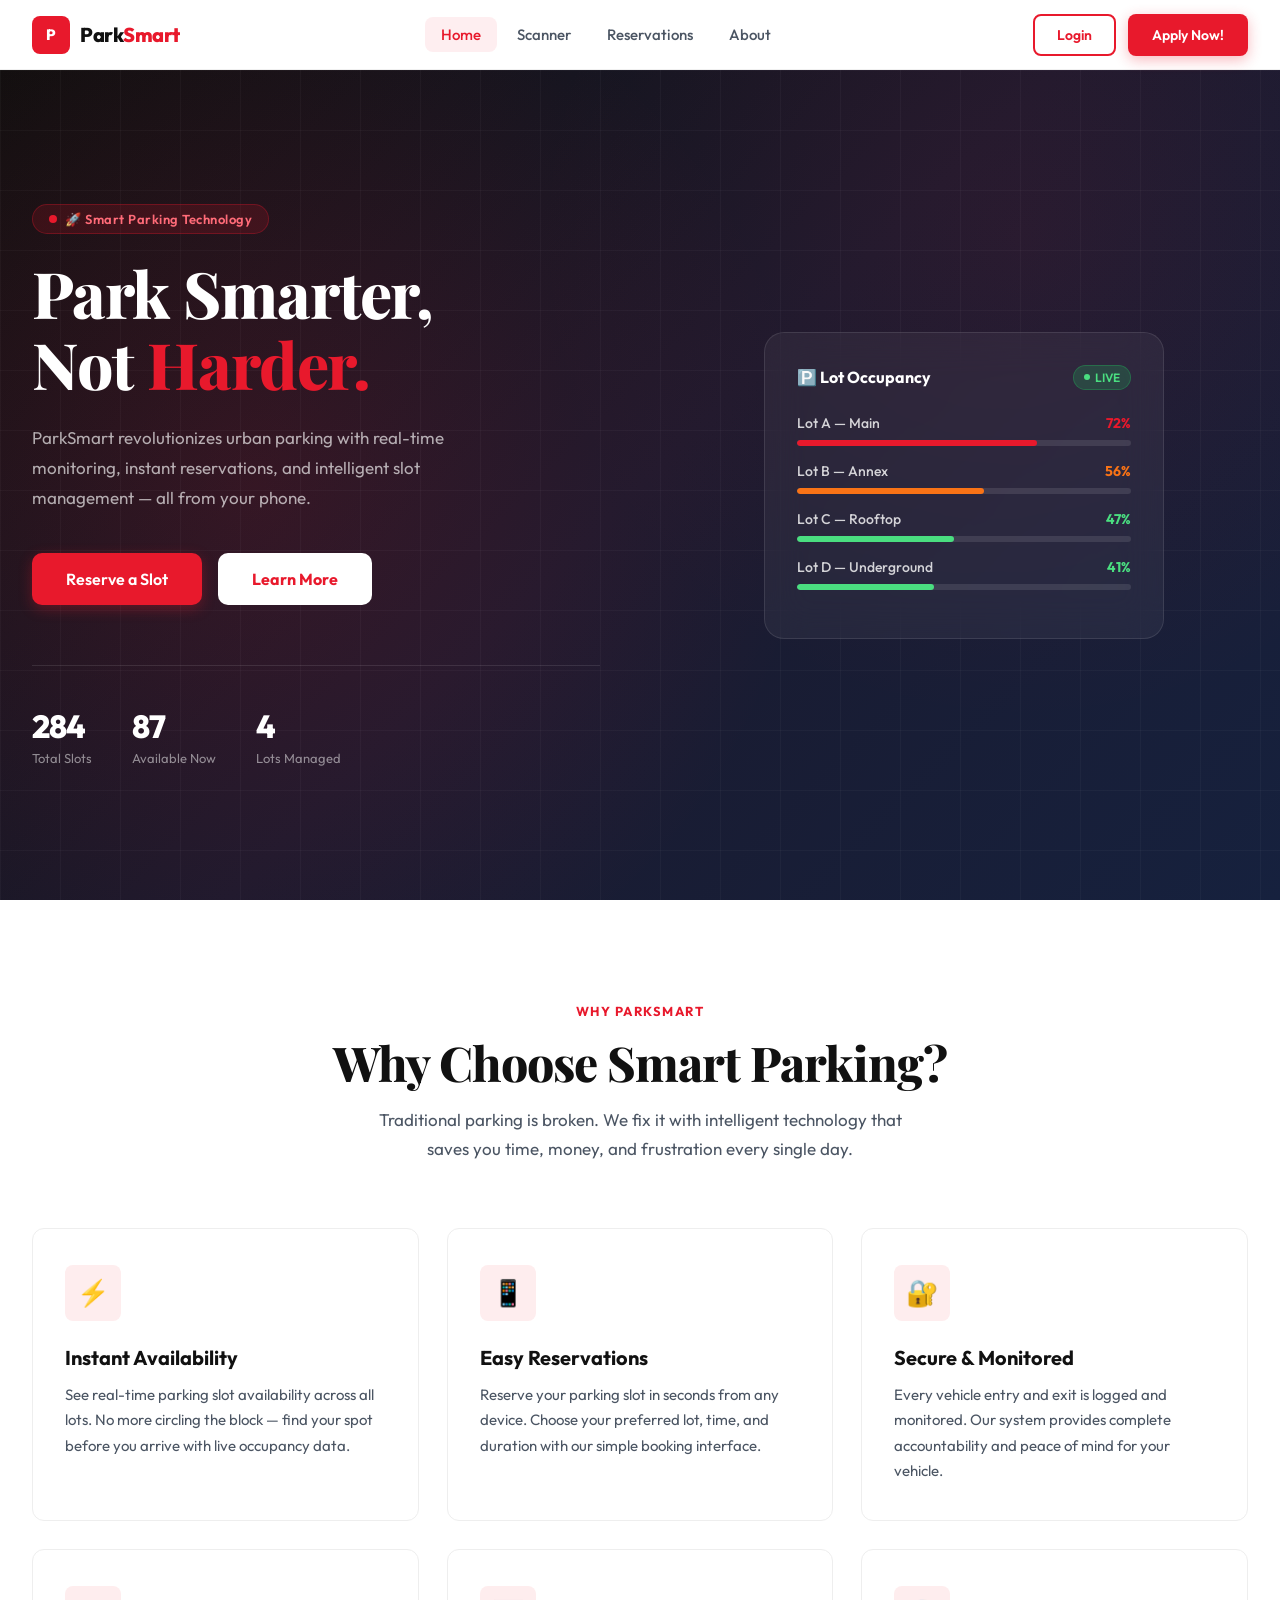
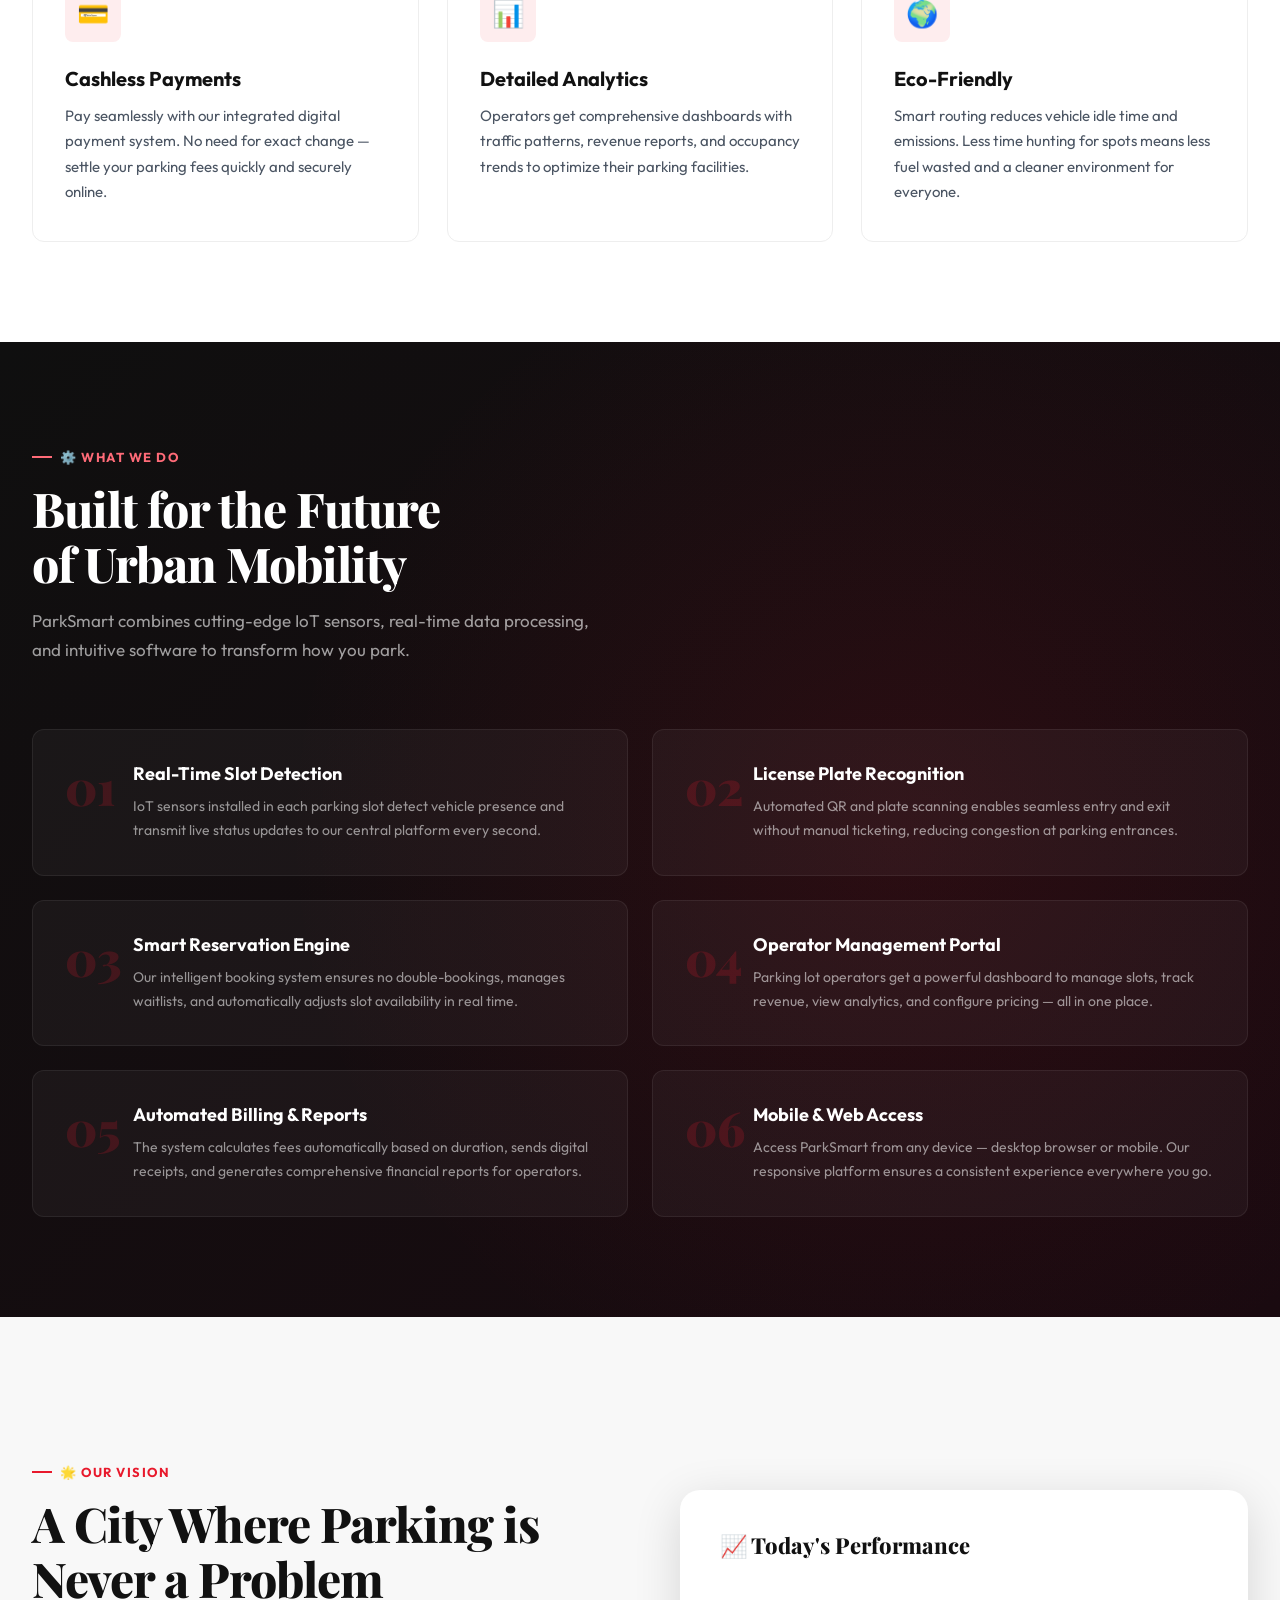
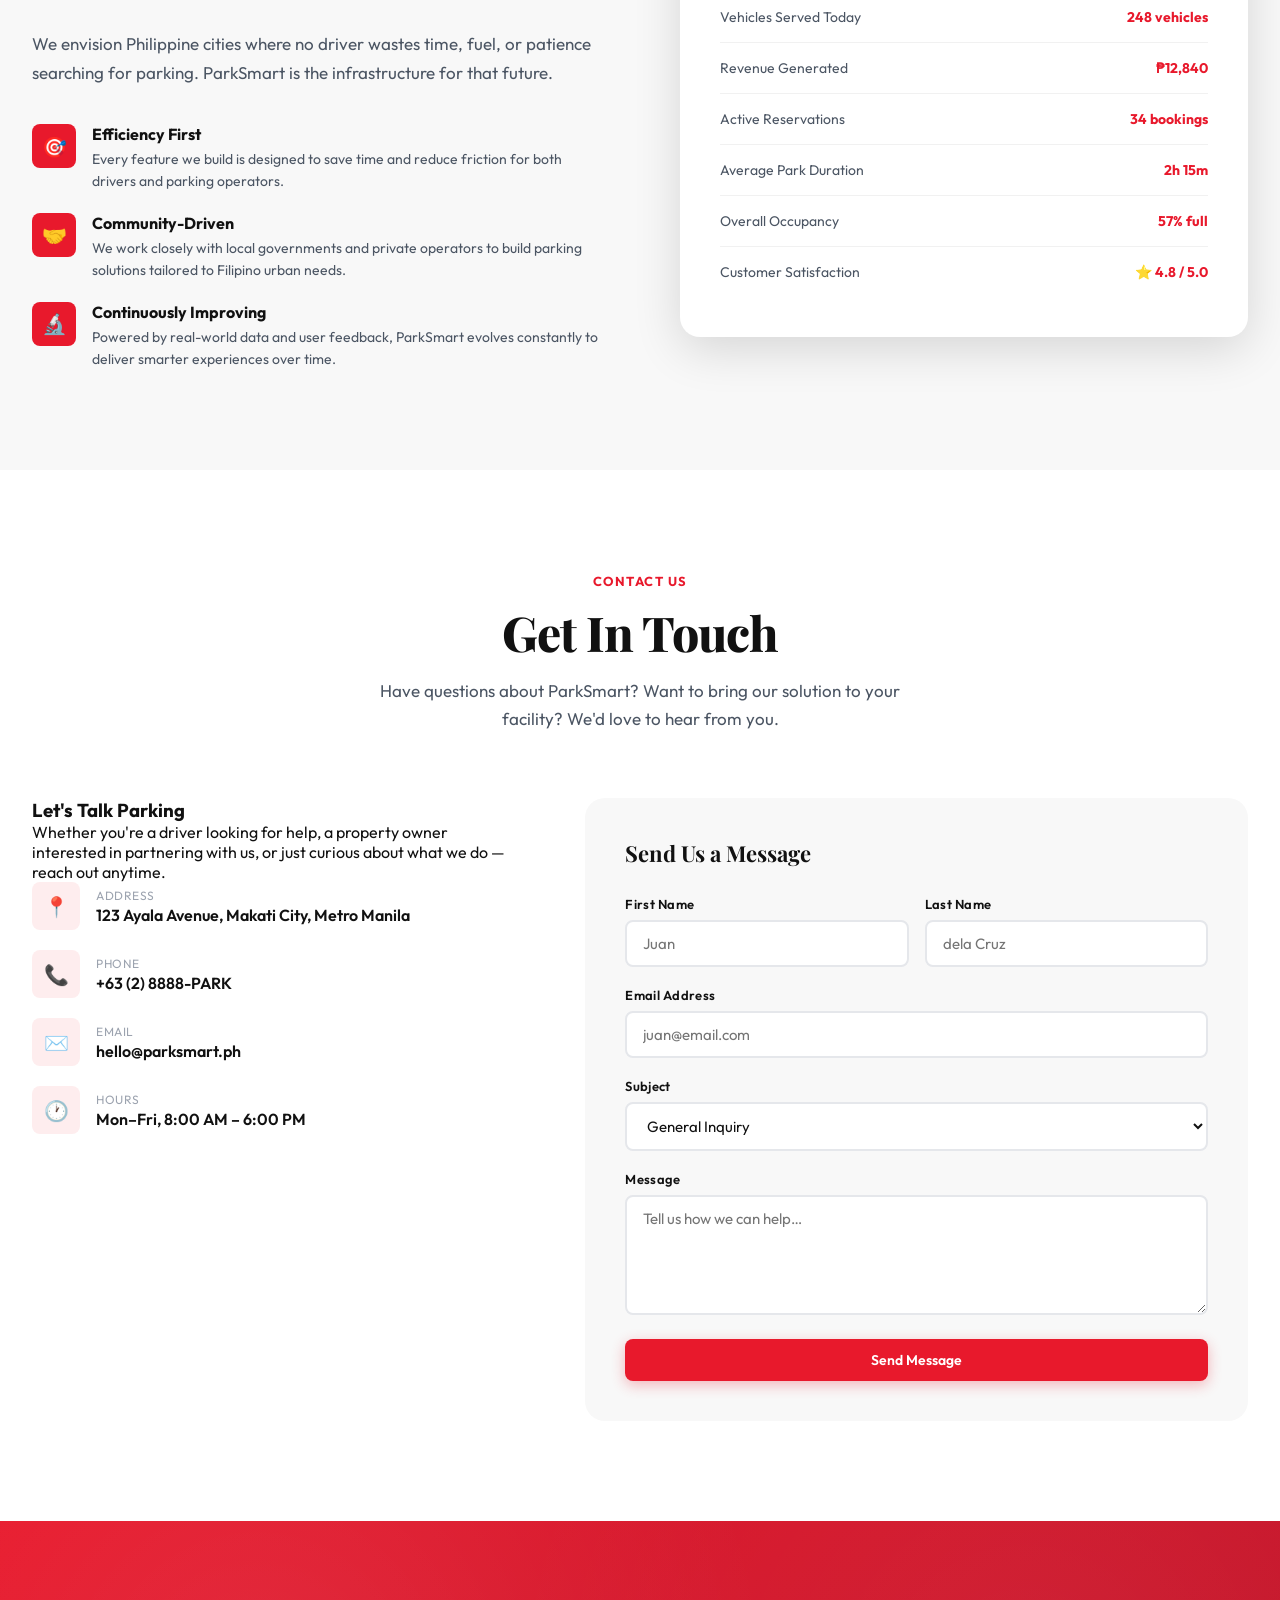
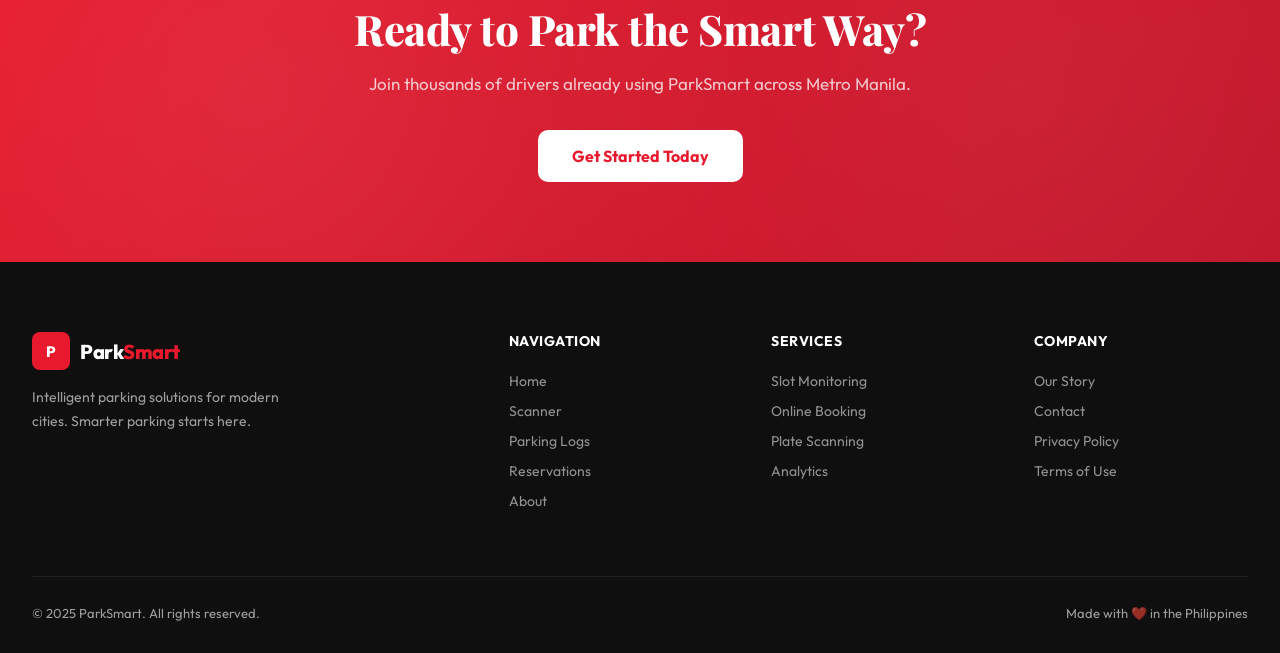
<file: index.html>
<!DOCTYPE html>
<html lang="en">
<head>
  <meta charset="UTF-8" />
  <meta name="viewport" content="width=device-width, initial-scale=1.0" />
  <title>ParkSmart — Smart Parking Solutions</title>
  <link rel="stylesheet" href="style.css" />
</head>
<body>
<nav class="navbar">
  <div class="nav-container">
    <a href="index.html" class="nav-logo">
      <div class="logo-box">P</div>
      <span>Park<em>Smart</em></span>
    </a>
    <ul class="nav-links">
      <li><a href="index.html">Home</a></li>
      <li><a href="scanner.html">Scanner</a></li>
      <li><a href="reservations.html">Reservations</a></li>
      <li><a href="about.html">About</a></li>
    </ul>
    <div class="nav-cta">
      <a href="login.html" class="btn btn-outline">Login</a>
      <a href="login.html" class="btn btn-primary">Apply Now!</a>
    </div>
    <div class="hamburger"><span></span><span></span><span></span></div>
  </div>
</nav>
<div class="mobile-nav">
  <a href="index.html">Home</a>
  <a href="scanner.html">Scanner</a>
  <a href="reservations.html">Reservations</a>
  <a href="about.html">About</a>
  <a href="login.html" class="btn btn-primary">Apply Now!</a>
</div>
<main>
<!-- HERO -->
<section class="hero">
  <div class="hero-grid"></div>
  <div class="hero-container">
    <div class="hero-text">
      <div class="hero-badge">🚀 Smart Parking Technology</div>
      <h1 class="hero-title">Park Smarter,<br>Not <span class="accent">Harder.</span></h1>
      <p class="hero-desc">ParkSmart revolutionizes urban parking with real-time monitoring, instant reservations, and intelligent slot management — all from your phone.</p>
      <div class="hero-actions">
        <a href="reservations.html" class="btn btn-primary btn-lg">Reserve a Slot</a>
        <a href="about.html" class="btn btn-white btn-lg">Learn More</a>
      </div>
      <div class="hero-stats">
        <div class="hero-stat"><div class="num">284</div><div class="label">Total Slots</div></div>
        <div class="hero-stat"><div class="num">87</div><div class="label">Available Now</div></div>
        <div class="hero-stat"><div class="num">4</div><div class="label">Lots Managed</div></div>
      </div>
    </div>
    <div class="hero-visual">
      <div class="hero-card">
        <div class="hero-card-header">
          <span class="hero-card-title">🅿️ Lot Occupancy</span>
          <span class="live-badge">LIVE</span>
        </div>
        <div class="lot-item">
          <div class="lot-info"><span>Lot A — Main</span><span class="lot-pct red">72%</span></div>
          <div class="lot-bar"><div class="lot-fill red" style="width:72%"></div></div>
        </div>
        <div class="lot-item">
          <div class="lot-info"><span>Lot B — Annex</span><span class="lot-pct orange">56%</span></div>
          <div class="lot-bar"><div class="lot-fill orange" style="width:56%"></div></div>
        </div>
        <div class="lot-item">
          <div class="lot-info"><span>Lot C — Rooftop</span><span class="lot-pct green">47%</span></div>
          <div class="lot-bar"><div class="lot-fill green" style="width:47%"></div></div>
        </div>
        <div class="lot-item">
          <div class="lot-info"><span>Lot D — Underground</span><span class="lot-pct green">41%</span></div>
          <div class="lot-bar"><div class="lot-fill green" style="width:41%"></div></div>
        </div>
      </div>
    </div>
  </div>
</section>

<!-- WHY CHOOSE -->
<section class="section" id="why-choose">
  <div class="container">
    <div class="text-center fade-up">
      <div class="section-label">Why ParkSmart</div>
      <h2 class="section-title">Why Choose Smart Parking?</h2>
      <p class="section-desc">Traditional parking is broken. We fix it with intelligent technology that saves you time, money, and frustration every single day.</p>
    </div>
    <div class="why-grid">
      <div class="why-card fade-up fade-up-delay-1"><div class="why-icon">⚡</div><h3>Instant Availability</h3><p>See real-time parking slot availability across all lots. No more circling the block — find your spot before you arrive with live occupancy data.</p></div>
      <div class="why-card fade-up fade-up-delay-2"><div class="why-icon">📱</div><h3>Easy Reservations</h3><p>Reserve your parking slot in seconds from any device. Choose your preferred lot, time, and duration with our simple booking interface.</p></div>
      <div class="why-card fade-up fade-up-delay-3"><div class="why-icon">🔐</div><h3>Secure & Monitored</h3><p>Every vehicle entry and exit is logged and monitored. Our system provides complete accountability and peace of mind for your vehicle.</p></div>
      <div class="why-card fade-up fade-up-delay-4"><div class="why-icon">💳</div><h3>Cashless Payments</h3><p>Pay seamlessly with our integrated digital payment system. No need for exact change — settle your parking fees quickly and securely online.</p></div>
      <div class="why-card fade-up fade-up-delay-5"><div class="why-icon">📊</div><h3>Detailed Analytics</h3><p>Operators get comprehensive dashboards with traffic patterns, revenue reports, and occupancy trends to optimize their parking facilities.</p></div>
      <div class="why-card fade-up fade-up-delay-1"><div class="why-icon">🌍</div><h3>Eco-Friendly</h3><p>Smart routing reduces vehicle idle time and emissions. Less time hunting for spots means less fuel wasted and a cleaner environment for everyone.</p></div>
    </div>
  </div>
</section>

<!-- WHAT WE DO -->
<section class="section what-section" id="what-we-do">
  <div class="container">
    <div class="fade-up">
      <div class="section-label">⚙️ What We Do</div>
      <h2 class="section-title">Built for the Future<br>of Urban Mobility</h2>
      <p class="section-desc">ParkSmart combines cutting-edge IoT sensors, real-time data processing, and intuitive software to transform how you park.</p>
    </div>
    <div class="what-grid">
      <div class="what-item fade-up fade-up-delay-1"><div class="what-num">01</div><div class="what-content"><h3>Real-Time Slot Detection</h3><p>IoT sensors installed in each parking slot detect vehicle presence and transmit live status updates to our central platform every second.</p></div></div>
      <div class="what-item fade-up fade-up-delay-2"><div class="what-num">02</div><div class="what-content"><h3>License Plate Recognition</h3><p>Automated QR and plate scanning enables seamless entry and exit without manual ticketing, reducing congestion at parking entrances.</p></div></div>
      <div class="what-item fade-up fade-up-delay-3"><div class="what-num">03</div><div class="what-content"><h3>Smart Reservation Engine</h3><p>Our intelligent booking system ensures no double-bookings, manages waitlists, and automatically adjusts slot availability in real time.</p></div></div>
      <div class="what-item fade-up fade-up-delay-4"><div class="what-num">04</div><div class="what-content"><h3>Operator Management Portal</h3><p>Parking lot operators get a powerful dashboard to manage slots, track revenue, view analytics, and configure pricing — all in one place.</p></div></div>
      <div class="what-item fade-up fade-up-delay-1"><div class="what-num">05</div><div class="what-content"><h3>Automated Billing & Reports</h3><p>The system calculates fees automatically based on duration, sends digital receipts, and generates comprehensive financial reports for operators.</p></div></div>
      <div class="what-item fade-up fade-up-delay-2"><div class="what-num">06</div><div class="what-content"><h3>Mobile & Web Access</h3><p>Access ParkSmart from any device — desktop browser or mobile. Our responsive platform ensures a consistent experience everywhere you go.</p></div></div>
    </div>
  </div>
</section>

<!-- OUR VISION -->
<section class="section vision-section" id="our-vision">
  <div class="container">
    <div class="vision-content">
      <div class="vision-text fade-up">
        <div class="section-label">🌟 Our Vision</div>
        <h2 class="section-title">A City Where Parking is Never a Problem</h2>
        <p class="section-desc">We envision Philippine cities where no driver wastes time, fuel, or patience searching for parking. ParkSmart is the infrastructure for that future.</p>
        <div class="vision-values">
          <div class="vision-value fade-up fade-up-delay-1"><div class="icon">🎯</div><div><h4>Efficiency First</h4><p>Every feature we build is designed to save time and reduce friction for both drivers and parking operators.</p></div></div>
          <div class="vision-value fade-up fade-up-delay-2"><div class="icon">🤝</div><div><h4>Community-Driven</h4><p>We work closely with local governments and private operators to build parking solutions tailored to Filipino urban needs.</p></div></div>
          <div class="vision-value fade-up fade-up-delay-3"><div class="icon">🔬</div><div><h4>Continuously Improving</h4><p>Powered by real-world data and user feedback, ParkSmart evolves constantly to deliver smarter experiences over time.</p></div></div>
        </div>
      </div>
      <div class="vision-visual fade-up fade-up-delay-2">
        <div class="vision-big-card">
          <div class="vc-title">📈 Today's Performance</div>
          <div class="vision-stat"><span class="vs-label">Vehicles Served Today</span><span class="vs-val">248 vehicles</span></div>
          <div class="vision-stat"><span class="vs-label">Revenue Generated</span><span class="vs-val">₱12,840</span></div>
          <div class="vision-stat"><span class="vs-label">Active Reservations</span><span class="vs-val">34 bookings</span></div>
          <div class="vision-stat"><span class="vs-label">Average Park Duration</span><span class="vs-val">2h 15m</span></div>
          <div class="vision-stat"><span class="vs-label">Overall Occupancy</span><span class="vs-val">57% full</span></div>
          <div class="vision-stat"><span class="vs-label">Customer Satisfaction</span><span class="vs-val">⭐ 4.8 / 5.0</span></div>
        </div>
      </div>
    </div>
  </div>
</section>

<!-- CONTACT -->
<section class="section contact-section" id="contact">
  <div class="container">
    <div class="text-center fade-up">
      <div class="section-label">Contact Us</div>
      <h2 class="section-title">Get In Touch</h2>
      <p class="section-desc">Have questions about ParkSmart? Want to bring our solution to your facility? We'd love to hear from you.</p>
    </div>
    <div class="contact-grid">
      <div class="fade-up fade-up-delay-1">
        <h3>Let's Talk Parking</h3>
        <p>Whether you're a driver looking for help, a property owner interested in partnering with us, or just curious about what we do — reach out anytime.</p>
        <div class="contact-item"><div class="ci-icon">📍</div><div><div class="ci-label">Address</div><div class="ci-val">123 Ayala Avenue, Makati City, Metro Manila</div></div></div>
        <div class="contact-item"><div class="ci-icon">📞</div><div><div class="ci-label">Phone</div><div class="ci-val">+63 (2) 8888-PARK</div></div></div>
        <div class="contact-item"><div class="ci-icon">✉️</div><div><div class="ci-label">Email</div><div class="ci-val">hello@parksmart.ph</div></div></div>
        <div class="contact-item"><div class="ci-icon">🕐</div><div><div class="ci-label">Hours</div><div class="ci-val">Mon–Fri, 8:00 AM – 6:00 PM</div></div></div>
      </div>
      <div class="fade-up fade-up-delay-2">
        <div class="contact-form">
          <h3>Send Us a Message</h3>
          <form id="contactForm">
            <div class="form-row">
              <div class="form-group"><label>First Name</label><input type="text" placeholder="Juan" required /></div>
              <div class="form-group"><label>Last Name</label><input type="text" placeholder="dela Cruz" required /></div>
            </div>
            <div class="form-group"><label>Email Address</label><input type="email" placeholder="juan@email.com" required /></div>
            <div class="form-group"><label>Subject</label><select><option>General Inquiry</option><option>Partnership / Business</option><option>Technical Support</option><option>Reservations</option><option>Other</option></select></div>
            <div class="form-group"><label>Message</label><textarea placeholder="Tell us how we can help…" required></textarea></div>
            <button type="submit" class="btn btn-primary" style="width:100%;justify-content:center;">Send Message</button>
            <div class="form-success">✅ Message sent! We'll get back to you within 24 hours.</div>
          </form>
        </div>
      </div>
    </div>
  </div>
</section>

<!-- CTA -->
<section class="cta-banner">
  <div class="container cta-banner-content">
    <h2>Ready to Park the Smart Way?</h2>
    <p>Join thousands of drivers already using ParkSmart across Metro Manila.</p>
    <a href="login.html" class="btn btn-white btn-lg">Get Started Today</a>
  </div>
</section>
</main>

<footer>
  <div class="container">
    <div class="footer-grid">
      <div class="footer-brand">
        <a href="index.html" class="nav-logo"><div class="logo-box">P</div><span style="color:white;">Park<em style="color:var(--red);">Smart</em></span></a>
        <p>Intelligent parking solutions for modern cities. Smarter parking starts here.</p>
      </div>
      <div class="footer-col"><h4>Navigation</h4><ul><li><a href="index.html">Home</a></li><li><a href="scanner.html">Scanner</a></li><li><a href="parking-logs.html">Parking Logs</a></li><li><a href="reservations.html">Reservations</a></li><li><a href="about.html">About</a></li></ul></div>
      <div class="footer-col"><h4>Services</h4><ul><li><a href="#">Slot Monitoring</a></li><li><a href="#">Online Booking</a></li><li><a href="#">Plate Scanning</a></li><li><a href="#">Analytics</a></li></ul></div>
      <div class="footer-col"><h4>Company</h4><ul><li><a href="about.html">Our Story</a></li><li><a href="#contact">Contact</a></li><li><a href="#">Privacy Policy</a></li><li><a href="#">Terms of Use</a></li></ul></div>
    </div>
    <div class="footer-bottom"><span>© 2025 ParkSmart. All rights reserved.</span><span>Made with ❤️ in the Philippines</span></div>
  </div>
</footer>
<script src="https://code.jquery.com/jquery-3.7.1.min.js"></script>
<script src="main.js"></script>
</body>
</html>
</file>
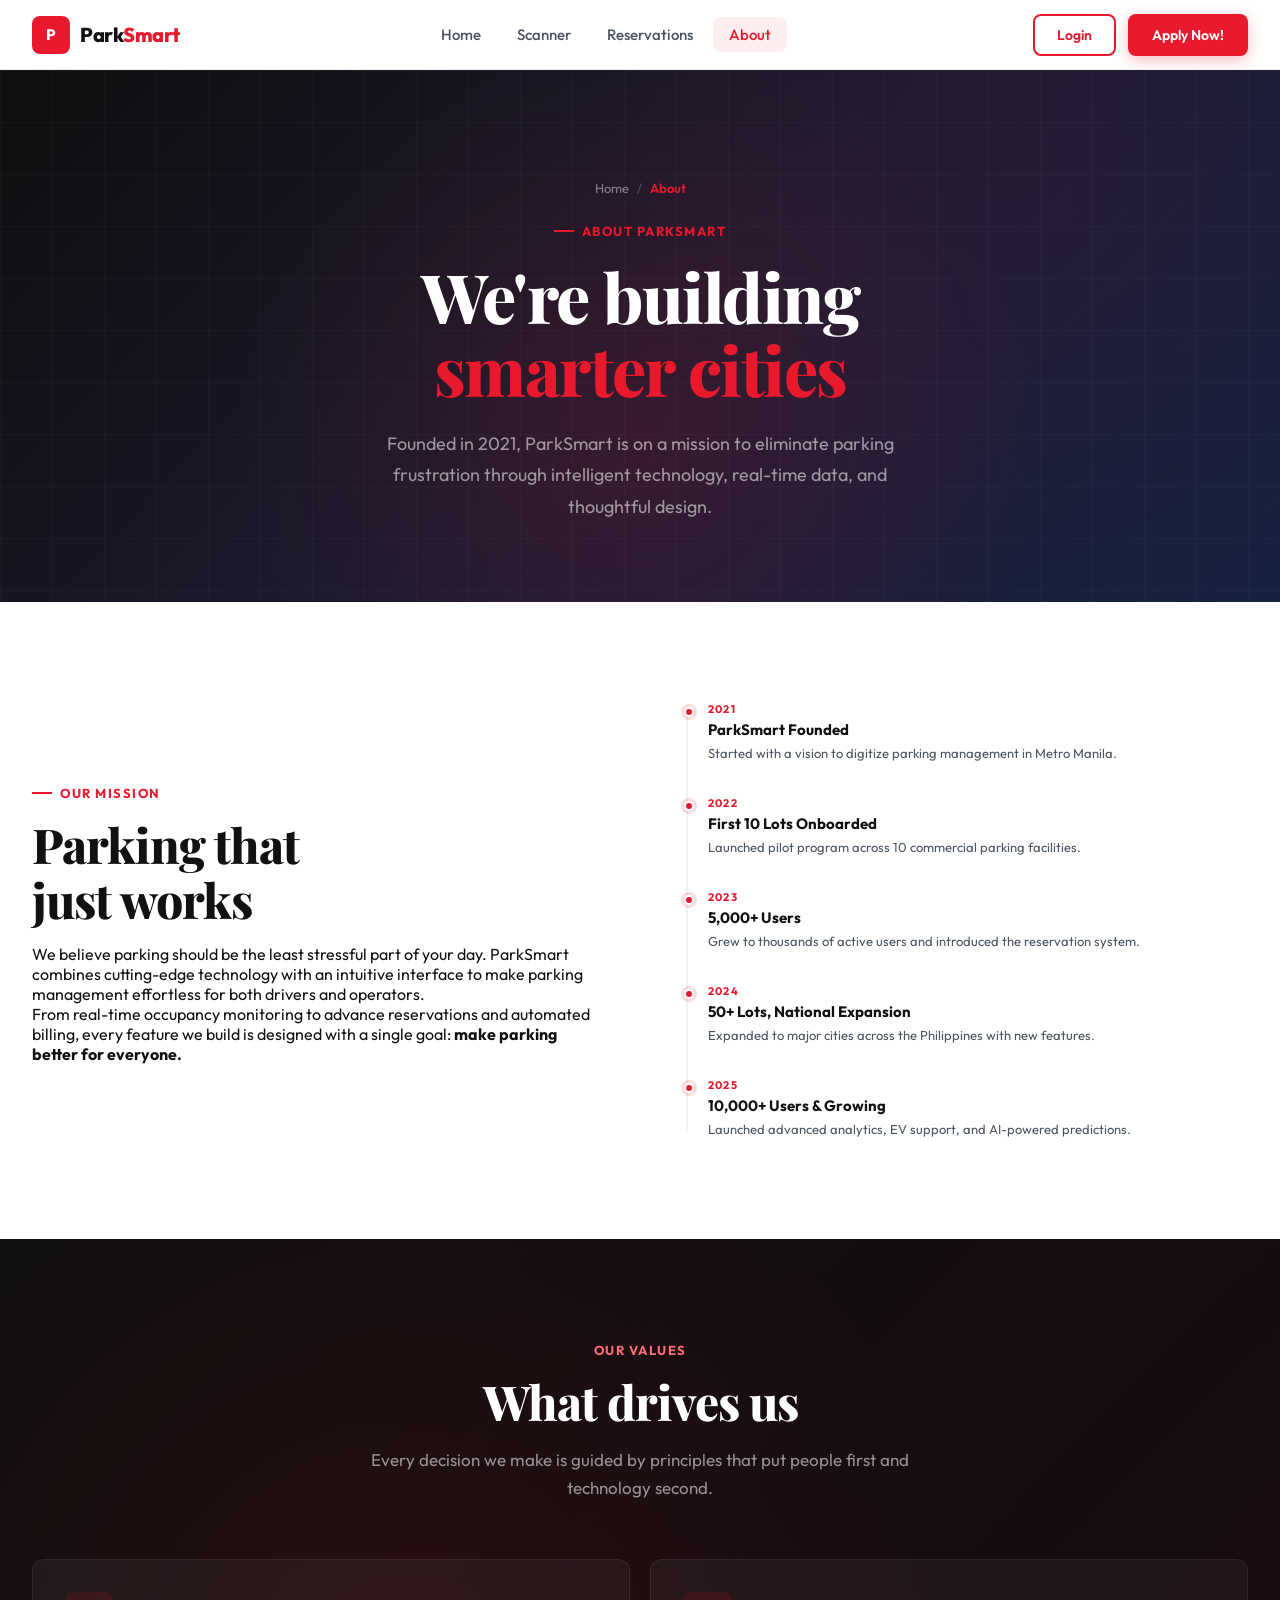
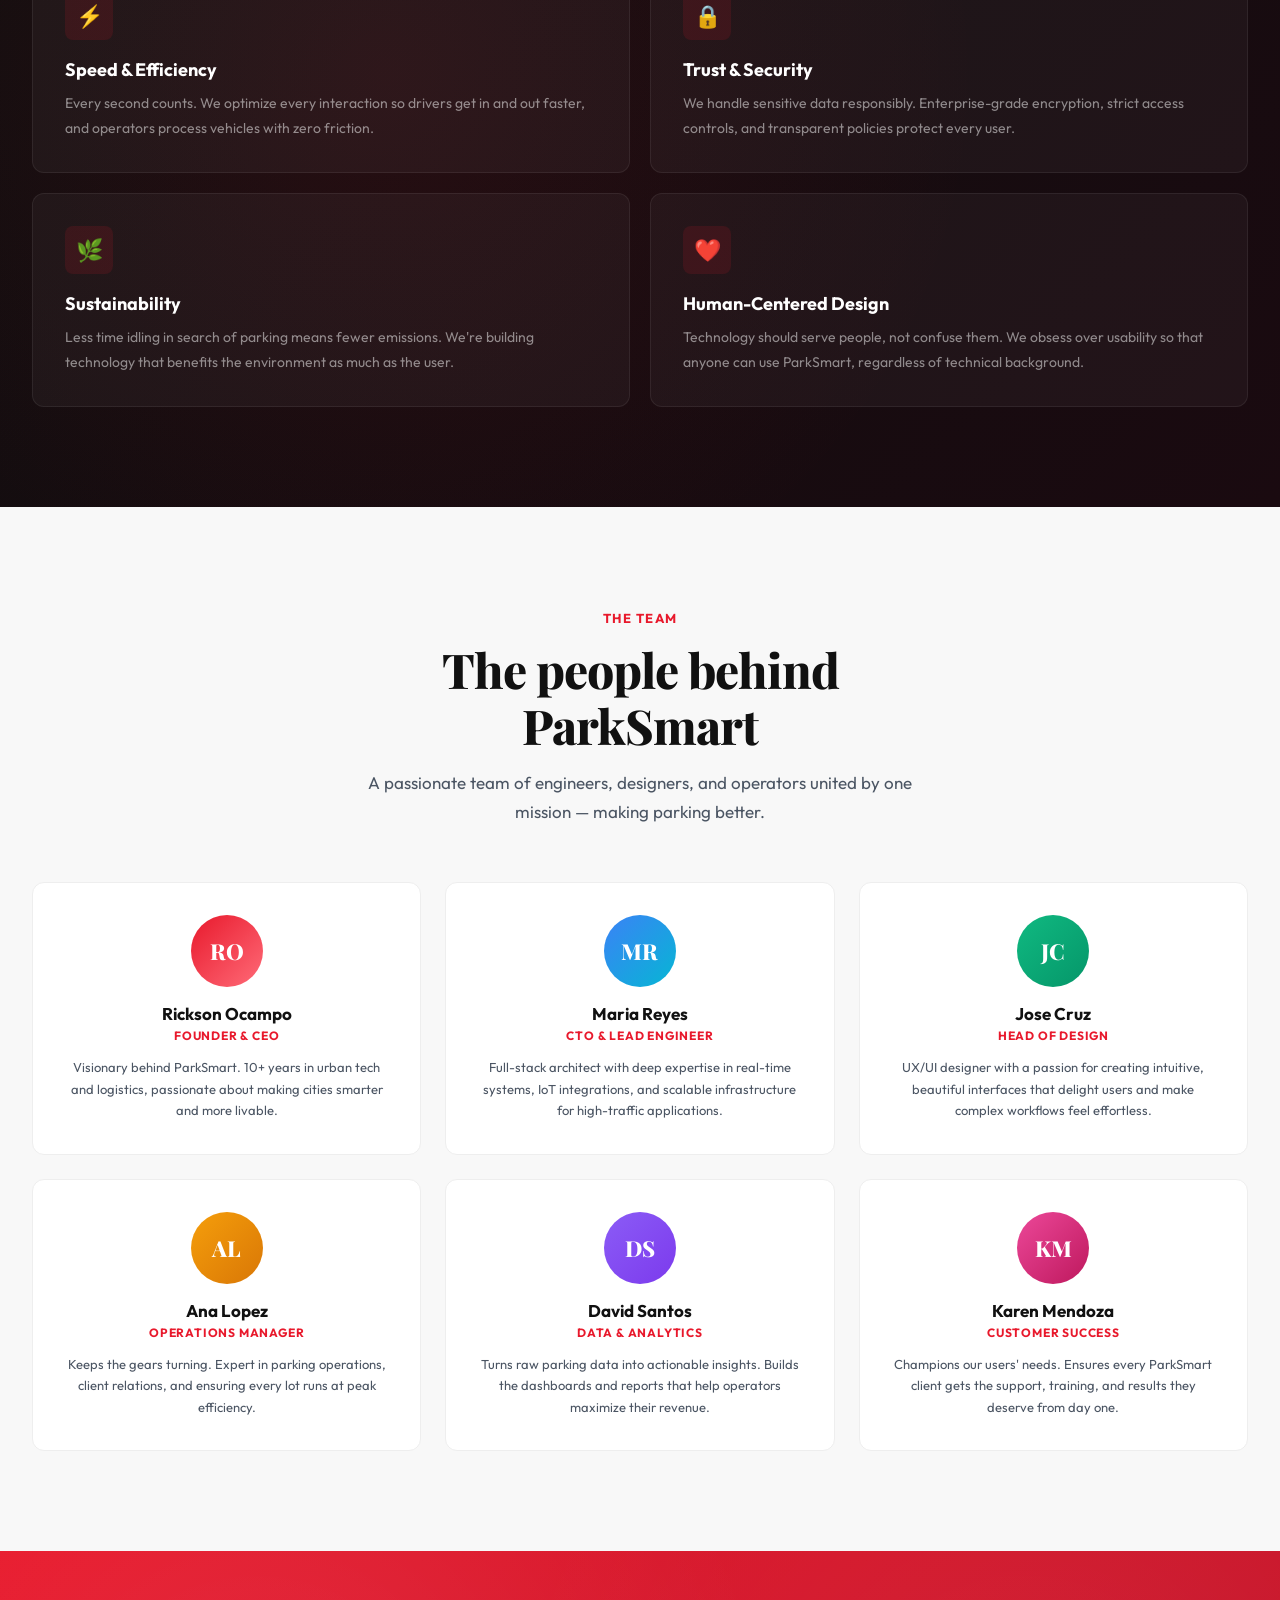
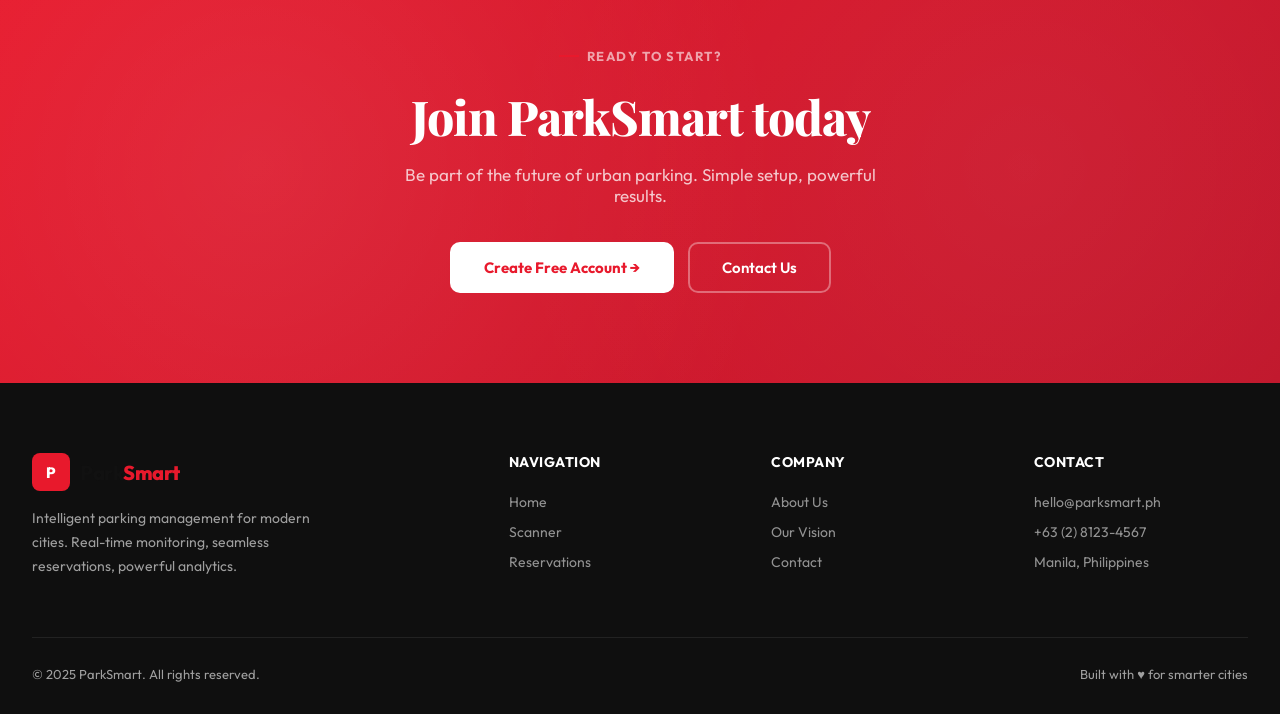
<file: About.html>
<!DOCTYPE html>
<html lang="en">
<head>
  <meta charset="UTF-8"/>
  <meta name="viewport" content="width=device-width, initial-scale=1.0"/>
  <title>About — ParkSmart</title>
  <link rel="stylesheet" href="style.css"/>
</head>
<body>

<!-- ===== NAVBAR ===== -->
<nav class="navbar" id="navbar">
  <div class="nav-container">
    <a href="index.html" class="nav-logo">
      <div class="logo-box">P</div>
      <span>Park<em>Smart</em></span>
    </a>
    <ul class="nav-links">
      <li><a href="index.html">Home</a></li>
      <li><a href="scanner.html">Scanner</a></li>
      <li><a href="reservations.html">Reservations</a></li>
      <li><a href="about.html" class="active">About</a></li>
    </ul>
    <div class="nav-cta">
      <a href="login.html" class="btn btn-outline">Login</a>
      <a href="#" class="btn btn-primary">Apply Now!</a>
      <div class="hamburger" id="hamburger">
        <span></span><span></span><span></span>
      </div>
    </div>
  </div>
</nav>

<!-- Mobile nav -->
<div class="mobile-nav" id="mobileNav">
  <a href="index.html">Home</a>
  <a href="scanner.html">Scanner</a>
  <a href="reservations.html">Reservations</a>
  <a href="about.html">About</a>
  <a href="login.html" class="btn btn-primary">Login / Sign Up</a>
</div>

<main>

  <!-- ===== PAGE HEADER ===== -->
  <div class="about-header">
    <div class="bg-grid"></div>
    <div class="about-header-inner">
      <div class="breadcrumb">
        <a href="index.html">Home</a>
        <span>/</span>
        <span class="current">About</span>
      </div>
      <div class="section-label" style="justify-content:center;margin-bottom:20px">
        About ParkSmart
      </div>
      <h1>
        We're building<br>
        <span class="accent">smarter cities</span>
      </h1>
      <p>
        Founded in 2021, ParkSmart is on a mission to eliminate parking frustration through intelligent technology, real-time data, and thoughtful design.
      </p>
    </div>
  </div>

  <!-- ===== MISSION ===== -->
  <section class="mission-section">
    <div class="container">
      <div class="mission-grid">

        <div class="reveal">
          <div class="section-label">Our Mission</div>
          <h2 class="section-title">Parking that<br>just works</h2>
          <p>
            We believe parking should be the least stressful part of your day. ParkSmart combines cutting-edge technology with an intuitive interface to make parking management effortless for both drivers and operators.
          </p>
          <p>
            From real-time occupancy monitoring to advance reservations and automated billing, every feature we build is designed with a single goal: <strong>make parking better for everyone.</strong>
          </p>
        </div>

        <div class="reveal reveal-delay-2">
          <div class="timeline">
            <div class="tl-item">
              <div class="tl-year">2021</div>
              <h4>ParkSmart Founded</h4>
              <p>Started with a vision to digitize parking management in Metro Manila.</p>
            </div>
            <div class="tl-item">
              <div class="tl-year">2022</div>
              <h4>First 10 Lots Onboarded</h4>
              <p>Launched pilot program across 10 commercial parking facilities.</p>
            </div>
            <div class="tl-item">
              <div class="tl-year">2023</div>
              <h4>5,000+ Users</h4>
              <p>Grew to thousands of active users and introduced the reservation system.</p>
            </div>
            <div class="tl-item">
              <div class="tl-year">2024</div>
              <h4>50+ Lots, National Expansion</h4>
              <p>Expanded to major cities across the Philippines with new features.</p>
            </div>
            <div class="tl-item">
              <div class="tl-year">2025</div>
              <h4>10,000+ Users &amp; Growing</h4>
              <p>Launched advanced analytics, EV support, and AI-powered predictions.</p>
            </div>
          </div>
        </div>

      </div>
    </div>
  </section>

  <!-- ===== VALUES ===== -->
  <section class="values-section">
    <div class="container" style="position:relative;z-index:1">
      <div class="text-center reveal">
        <div class="section-label">Our Values</div>
        <h2 class="section-title">What drives us</h2>
        <p class="section-desc">
          Every decision we make is guided by principles that put people first and technology second.
        </p>
      </div>

      <div class="values-grid">
        <div class="value-card reveal reveal-delay-1">
          <div class="value-icon">⚡</div>
          <h4>Speed &amp; Efficiency</h4>
          <p>Every second counts. We optimize every interaction so drivers get in and out faster, and operators process vehicles with zero friction.</p>
        </div>
        <div class="value-card reveal reveal-delay-2">
          <div class="value-icon">🔒</div>
          <h4>Trust &amp; Security</h4>
          <p>We handle sensitive data responsibly. Enterprise-grade encryption, strict access controls, and transparent policies protect every user.</p>
        </div>
        <div class="value-card reveal reveal-delay-3">
          <div class="value-icon">🌿</div>
          <h4>Sustainability</h4>
          <p>Less time idling in search of parking means fewer emissions. We're building technology that benefits the environment as much as the user.</p>
        </div>
        <div class="value-card reveal reveal-delay-4">
          <div class="value-icon">❤️</div>
          <h4>Human-Centered Design</h4>
          <p>Technology should serve people, not confuse them. We obsess over usability so that anyone can use ParkSmart, regardless of technical background.</p>
        </div>
      </div>
    </div>
  </section>

  <!-- ===== TEAM ===== -->
  <section class="team-section">
    <div class="container">
      <div class="text-center reveal">
        <div class="section-label">The Team</div>
        <h2 class="section-title">The people behind<br>ParkSmart</h2>
        <p class="section-desc">
          A passionate team of engineers, designers, and operators united by one mission — making parking better.
        </p>
      </div>

      <div class="about-team-grid">

        <div class="about-team-card reveal reveal-delay-1">
          <div class="about-team-avatar" style="background:linear-gradient(135deg,#E8192C,#ff6b78)">RO</div>
          <h3>Rickson Ocampo</h3>
          <div class="role">Founder &amp; CEO</div>
          <p>Visionary behind ParkSmart. 10+ years in urban tech and logistics, passionate about making cities smarter and more livable.</p>
        </div>

        <div class="about-team-card reveal reveal-delay-2">
          <div class="about-team-avatar" style="background:linear-gradient(135deg,#3b82f6,#06b6d4)">MR</div>
          <h3>Maria Reyes</h3>
          <div class="role">CTO &amp; Lead Engineer</div>
          <p>Full-stack architect with deep expertise in real-time systems, IoT integrations, and scalable infrastructure for high-traffic applications.</p>
        </div>

        <div class="about-team-card reveal reveal-delay-3">
          <div class="about-team-avatar" style="background:linear-gradient(135deg,#10b981,#059669)">JC</div>
          <h3>Jose Cruz</h3>
          <div class="role">Head of Design</div>
          <p>UX/UI designer with a passion for creating intuitive, beautiful interfaces that delight users and make complex workflows feel effortless.</p>
        </div>

        <div class="about-team-card reveal reveal-delay-1">
          <div class="about-team-avatar" style="background:linear-gradient(135deg,#f59e0b,#d97706)">AL</div>
          <h3>Ana Lopez</h3>
          <div class="role">Operations Manager</div>
          <p>Keeps the gears turning. Expert in parking operations, client relations, and ensuring every lot runs at peak efficiency.</p>
        </div>

        <div class="about-team-card reveal reveal-delay-2">
          <div class="about-team-avatar" style="background:linear-gradient(135deg,#8b5cf6,#7c3aed)">DS</div>
          <h3>David Santos</h3>
          <div class="role">Data &amp; Analytics</div>
          <p>Turns raw parking data into actionable insights. Builds the dashboards and reports that help operators maximize their revenue.</p>
        </div>

        <div class="about-team-card reveal reveal-delay-3">
          <div class="about-team-avatar" style="background:linear-gradient(135deg,#ec4899,#be185d)">KM</div>
          <h3>Karen Mendoza</h3>
          <div class="role">Customer Success</div>
          <p>Champions our users' needs. Ensures every ParkSmart client gets the support, training, and results they deserve from day one.</p>
        </div>

      </div>
    </div>
  </section>

  <!-- ===== CTA ===== -->
  <div class="about-cta">
    <div class="about-cta-inner">
      <div class="section-label" style="justify-content:center;color:rgba(255,255,255,0.6);margin-bottom:20px">
        Ready to start?
      </div>
      <h2>Join ParkSmart today</h2>
      <p>Be part of the future of urban parking. Simple setup, powerful results.</p>
      <div style="display:flex;gap:14px;justify-content:center;flex-wrap:wrap">
        <a href="login.html" class="btn btn-white btn-lg">Create Free Account →</a>
        <a href="index.html#contact" class="btn-ghost">Contact Us</a>
      </div>
    </div>
  </div>

  <!-- ===== FOOTER ===== -->
  <footer>
    <div class="container">
      <div class="footer-grid">
        <div class="footer-brand">
          <a href="index.html" class="nav-logo" style="margin-bottom:16px">
            <div class="logo-box">P</div>
            <span>Park<em>Smart</em></span>
          </a>
          <p>Intelligent parking management for modern cities. Real-time monitoring, seamless reservations, powerful analytics.</p>
        </div>
        <div class="footer-col">
          <h4>Navigation</h4>
          <ul>
            <li><a href="index.html">Home</a></li>
            <li><a href="scanner.html">Scanner</a></li>
            <li><a href="reservations.html">Reservations</a></li>
          </ul>
        </div>
        <div class="footer-col">
          <h4>Company</h4>
          <ul>
            <li><a href="about.html">About Us</a></li>
            <li><a href="index.html#our-vision">Our Vision</a></li>
            <li><a href="index.html#contact">Contact</a></li>
          </ul>
        </div>
        <div class="footer-col">
          <h4>Contact</h4>
          <ul>
            <li><a href="#">hello@parksmart.ph</a></li>
            <li><a href="#">+63 (2) 8123-4567</a></li>
            <li><a href="#">Manila, Philippines</a></li>
          </ul>
        </div>
      </div>
      <div class="footer-bottom">
        <p>© 2025 ParkSmart. All rights reserved.</p>
        <p>Built with ♥ for smarter cities</p>
      </div>
    </div>
  </footer>

</main>

<script src="https://code.jquery.com/jquery-3.7.1.min.js"></script>
<script>
  // Navbar scroll shadow
  window.addEventListener('scroll', () => {
    document.getElementById('navbar').classList.toggle('scrolled', window.scrollY > 10);
  });

  // Hamburger
  const hamburger = document.getElementById('hamburger');
  const mobileNav = document.getElementById('mobileNav');
  hamburger.addEventListener('click', () => {
    hamburger.classList.toggle('open');
    mobileNav.classList.toggle('open');
  });

  // Scroll reveal
  const revealEls = document.querySelectorAll('.reveal');
  const observer = new IntersectionObserver((entries) => {
    entries.forEach(entry => {
      if (entry.isIntersecting) {
        entry.target.classList.add('visible');
        observer.unobserve(entry.target);
      }
    });
  }, { threshold: 0.12 });

  revealEls.forEach(el => observer.observe(el));
</script>

</body>
</html>
</file>
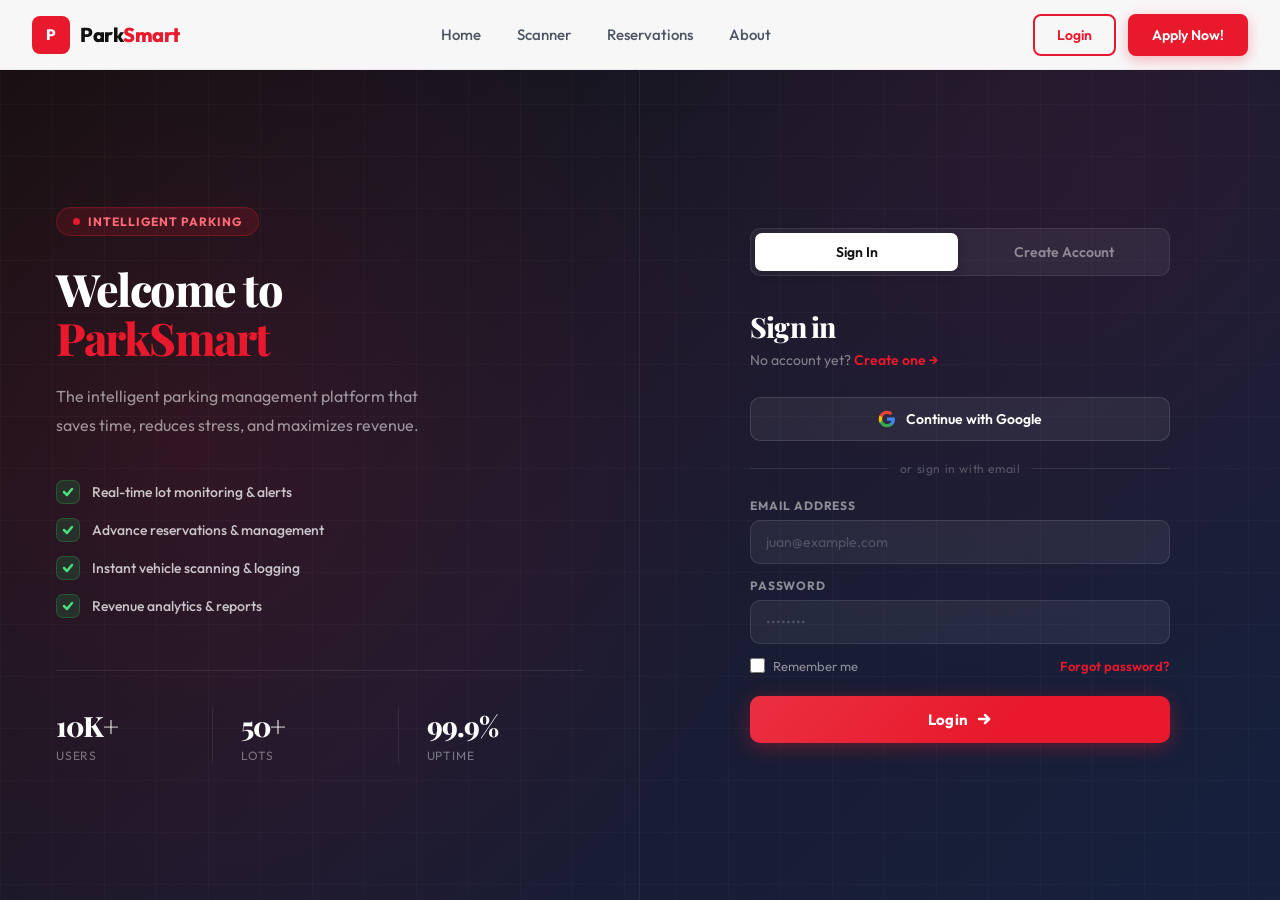
<file: login.html>
<!DOCTYPE html>
<html lang="en">
<head>
  <meta charset="UTF-8"/>
  <meta name="viewport" content="width=device-width, initial-scale=1.0"/>
  <title>Login — ParkSmart</title>
  <link rel="stylesheet" href="style.css"/>
</head>
<body>

<!-- ===== NAVBAR ===== -->
<nav class="navbar" id="navbar">
  <div class="nav-container">
    <a href="index.html" class="nav-logo">
      <div class="logo-box">P</div>
      <span>Park<em>Smart</em></span>
    </a>
    <ul class="nav-links">
      <li><a href="index.html">Home</a></li>
      <li><a href="scanner.html">Scanner</a></li>
      <li><a href="reservations.html">Reservations</a></li>
      <li><a href="about.html">About</a></li>
    </ul>
    <div class="nav-cta">
      <a href="login.html" class="btn btn-outline">Login</a>
      <a href="#" class="btn btn-primary">Apply Now!</a>
      <div class="hamburger" id="hamburger">
        <span></span><span></span><span></span>
      </div>
    </div>
  </div>
</nav>

<!-- Mobile nav -->
<div class="mobile-nav" id="mobileNav">
  <a href="index.html">Home</a>
  <a href="scanner.html">Scanner</a>
  <a href="reservations.html">Reservations</a>
  <a href="about.html">About</a>
  <a href="login.html" class="btn btn-primary">Login / Sign Up</a>
</div>

<!-- ===== AUTH PAGE ===== -->
<div class="auth-bg">
  <div class="auth-bg-grid"></div>

  <div class="auth-layout">

    <!-- LEFT VISUAL -->
    <div class="auth-visual">
      <div class="auth-visual-badge">Intelligent Parking</div>

      <h2 class="auth-visual-title">
        Welcome to<br>
        <span class="accent">ParkSmart</span>
      </h2>

      <p class="auth-visual-desc">
        The intelligent parking management platform that saves time, reduces stress, and maximizes revenue.
      </p>

      <ul class="auth-feature-list">
        <li>
          <div class="check-box">
            <svg viewBox="0 0 12 12" fill="none" stroke="#4ade80" stroke-width="2.5" stroke-linecap="round" stroke-linejoin="round">
              <polyline points="2,6 5,9 10,3"/>
            </svg>
          </div>
          Real-time lot monitoring &amp; alerts
        </li>
        <li>
          <div class="check-box">
            <svg viewBox="0 0 12 12" fill="none" stroke="#4ade80" stroke-width="2.5" stroke-linecap="round" stroke-linejoin="round">
              <polyline points="2,6 5,9 10,3"/>
            </svg>
          </div>
          Advance reservations &amp; management
        </li>
        <li>
          <div class="check-box">
            <svg viewBox="0 0 12 12" fill="none" stroke="#4ade80" stroke-width="2.5" stroke-linecap="round" stroke-linejoin="round">
              <polyline points="2,6 5,9 10,3"/>
            </svg>
          </div>
          Instant vehicle scanning &amp; logging
        </li>
        <li>
          <div class="check-box">
            <svg viewBox="0 0 12 12" fill="none" stroke="#4ade80" stroke-width="2.5" stroke-linecap="round" stroke-linejoin="round">
              <polyline points="2,6 5,9 10,3"/>
            </svg>
          </div>
          Revenue analytics &amp; reports
        </li>
      </ul>

      <div class="auth-stats">
        <div class="auth-stat">
          <div class="stat-val">10K+</div>
          <div class="stat-lbl">Users</div>
        </div>
        <div class="auth-stat">
          <div class="stat-val">50+</div>
          <div class="stat-lbl">Lots</div>
        </div>
        <div class="auth-stat">
          <div class="stat-val">99.9%</div>
          <div class="stat-lbl">Uptime</div>
        </div>
      </div>
    </div>

    <!-- RIGHT FORM -->
    <div class="auth-form-panel">
      <div class="auth-box">

        <!-- Tab Switcher -->
        <div class="auth-tabs">
          <button class="auth-tab active" id="tabLogin">Sign In</button>
          <button class="auth-tab" id="tabSignup">Create Account</button>
        </div>

        <!-- LOGIN VIEW -->
        <div class="auth-view active" id="loginView">
          <h3 class="auth-view-title">Sign in</h3>
          <p class="auth-view-sub">
            No account yet? <a href="#" id="toSignup">Create one →</a>
          </p>

          <button class="google-btn" type="button">
            <svg width="18" height="18" viewBox="0 0 24 24">
              <path d="M22.56 12.25c0-.78-.07-1.53-.2-2.25H12v4.26h5.92c-.26 1.37-1.04 2.53-2.21 3.31v2.77h3.57c2.08-1.92 3.28-4.74 3.28-8.09z" fill="#4285F4"/>
              <path d="M12 23c2.97 0 5.46-.98 7.28-2.66l-3.57-2.77c-.98.66-2.23 1.06-3.71 1.06-2.86 0-5.29-1.93-6.16-4.53H2.18v2.84C3.99 20.53 7.7 23 12 23z" fill="#34A853"/>
              <path d="M5.84 14.09c-.22-.66-.35-1.36-.35-2.09s.13-1.43.35-2.09V7.07H2.18C1.43 8.55 1 10.22 1 12s.43 3.45 1.18 4.93l3.66-2.84z" fill="#FBBC05"/>
              <path d="M12 5.38c1.62 0 3.06.56 4.21 1.64l3.15-3.15C17.45 2.09 14.97 1 12 1 7.7 1 3.99 3.47 2.18 7.07l3.66 2.84c.87-2.6 3.3-4.53 6.16-4.53z" fill="#EA4335"/>
            </svg>
            Continue with Google
          </button>

          <div class="auth-or">or sign in with email</div>

          <form id="loginForm" novalidate>
            <div class="auth-form-group">
              <label>Email Address</label>
              <input type="email" placeholder="juan@example.com" autocomplete="email">
            </div>
            <div class="auth-form-group">
              <label>Password</label>
              <input type="password" placeholder="••••••••" autocomplete="current-password">
            </div>
            <div class="auth-form-footer">
              <label class="auth-remember">
                <input type="checkbox"> Remember me
              </label>
              <a href="#" class="auth-forgot">Forgot password?</a>
            </div>
            <button type="submit" class="auth-submit">
              Login
              <svg width="16" height="16" viewBox="0 0 16 16" fill="none" stroke="currentColor" stroke-width="2.5" stroke-linecap="round" stroke-linejoin="round">
                <line x1="3" y1="8" x2="13" y2="8"/>
                <polyline points="9,4 13,8 9,12"/>
              </svg>
            </button>
          </form>
        </div>

        <!-- SIGNUP VIEW -->
        <div class="auth-view" id="signupView">
          <h3 class="auth-view-title">Create account</h3>
          <p class="auth-view-sub">
            Already have an account? <a href="#" id="toLogin">Sign in →</a>
          </p>

          <button class="google-btn" type="button">
            <svg width="18" height="18" viewBox="0 0 24 24">
              <path d="M22.56 12.25c0-.78-.07-1.53-.2-2.25H12v4.26h5.92c-.26 1.37-1.04 2.53-2.21 3.31v2.77h3.57c2.08-1.92 3.28-4.74 3.28-8.09z" fill="#4285F4"/>
              <path d="M12 23c2.97 0 5.46-.98 7.28-2.66l-3.57-2.77c-.98.66-2.23 1.06-3.71 1.06-2.86 0-5.29-1.93-6.16-4.53H2.18v2.84C3.99 20.53 7.7 23 12 23z" fill="#34A853"/>
              <path d="M5.84 14.09c-.22-.66-.35-1.36-.35-2.09s.13-1.43.35-2.09V7.07H2.18C1.43 8.55 1 10.22 1 12s.43 3.45 1.18 4.93l3.66-2.84z" fill="#FBBC05"/>
              <path d="M12 5.38c1.62 0 3.06.56 4.21 1.64l3.15-3.15C17.45 2.09 14.97 1 12 1 7.7 1 3.99 3.47 2.18 7.07l3.66 2.84c.87-2.6 3.3-4.53 6.16-4.53z" fill="#EA4335"/>
            </svg>
            Sign up with Google
          </button>

          <div class="auth-or">or create with email</div>

          <form id="signupForm" novalidate>
            <div class="auth-form-row">
              <div class="auth-form-group">
                <label>First Name</label>
                <input type="text" placeholder="Juan" autocomplete="given-name">
              </div>
              <div class="auth-form-group">
                <label>Last Name</label>
                <input type="text" placeholder="Dela Cruz" autocomplete="family-name">
              </div>
            </div>
            <div class="auth-form-group">
              <label>Email</label>
              <input type="email" placeholder="juan@example.com" autocomplete="email">
            </div>
            <div class="auth-form-group">
              <label>Password</label>
              <input type="password" placeholder="At least 8 characters" autocomplete="new-password">
            </div>
            <div class="auth-form-group">
              <label>Confirm Password</label>
              <input type="password" placeholder="Repeat password" autocomplete="new-password">
            </div>
            <div class="auth-terms">
              <input type="checkbox" id="terms">
              <label for="terms">
                I agree to the <a href="#">Terms of Service</a> and <a href="#">Privacy Policy</a>
              </label>
            </div>
            <button type="submit" class="auth-submit">
              Create Account
              <svg width="16" height="16" viewBox="0 0 16 16" fill="none" stroke="currentColor" stroke-width="2.5" stroke-linecap="round" stroke-linejoin="round">
                <line x1="3" y1="8" x2="13" y2="8"/>
                <polyline points="9,4 13,8 9,12"/>
              </svg>
            </button>
          </form>
        </div>

      </div>
    </div>

  </div>
</div>

<script src="https://code.jquery.com/jquery-3.7.1.min.js"></script>
<script>
  // Navbar scroll shadow
  window.addEventListener('scroll', () => {
    document.getElementById('navbar').classList.toggle('scrolled', window.scrollY > 10);
  });

  // Hamburger toggle
  const hamburger = document.getElementById('hamburger');
  const mobileNav = document.getElementById('mobileNav');
  hamburger.addEventListener('click', () => {
    hamburger.classList.toggle('open');
    mobileNav.classList.toggle('open');
  });

  // Switch between login / signup views
  function switchView(showId, hideId, activeTabId, inactiveTabId) {
    const show = document.getElementById(showId);
    const hide = document.getElementById(hideId);
    hide.classList.remove('active');
    show.classList.remove('active', 'auth-view-enter');
    void show.offsetWidth;
    show.classList.add('active', 'auth-view-enter');
    document.getElementById(activeTabId).classList.add('active');
    document.getElementById(inactiveTabId).classList.remove('active');
    setTimeout(() => show.classList.remove('auth-view-enter'), 400);
  }

  document.getElementById('tabLogin').addEventListener('click', () =>
    switchView('loginView', 'signupView', 'tabLogin', 'tabSignup'));

  document.getElementById('tabSignup').addEventListener('click', () =>
    switchView('signupView', 'loginView', 'tabSignup', 'tabLogin'));

  document.getElementById('toSignup').addEventListener('click', e => {
    e.preventDefault();
    switchView('signupView', 'loginView', 'tabSignup', 'tabLogin');
  });

  document.getElementById('toLogin').addEventListener('click', e => {
    e.preventDefault();
    switchView('loginView', 'signupView', 'tabLogin', 'tabSignup');
  });

  document.getElementById('loginForm').addEventListener('submit', e => e.preventDefault());
  document.getElementById('signupForm').addEventListener('submit', e => e.preventDefault());
</script>

</body>
</html>
</file>
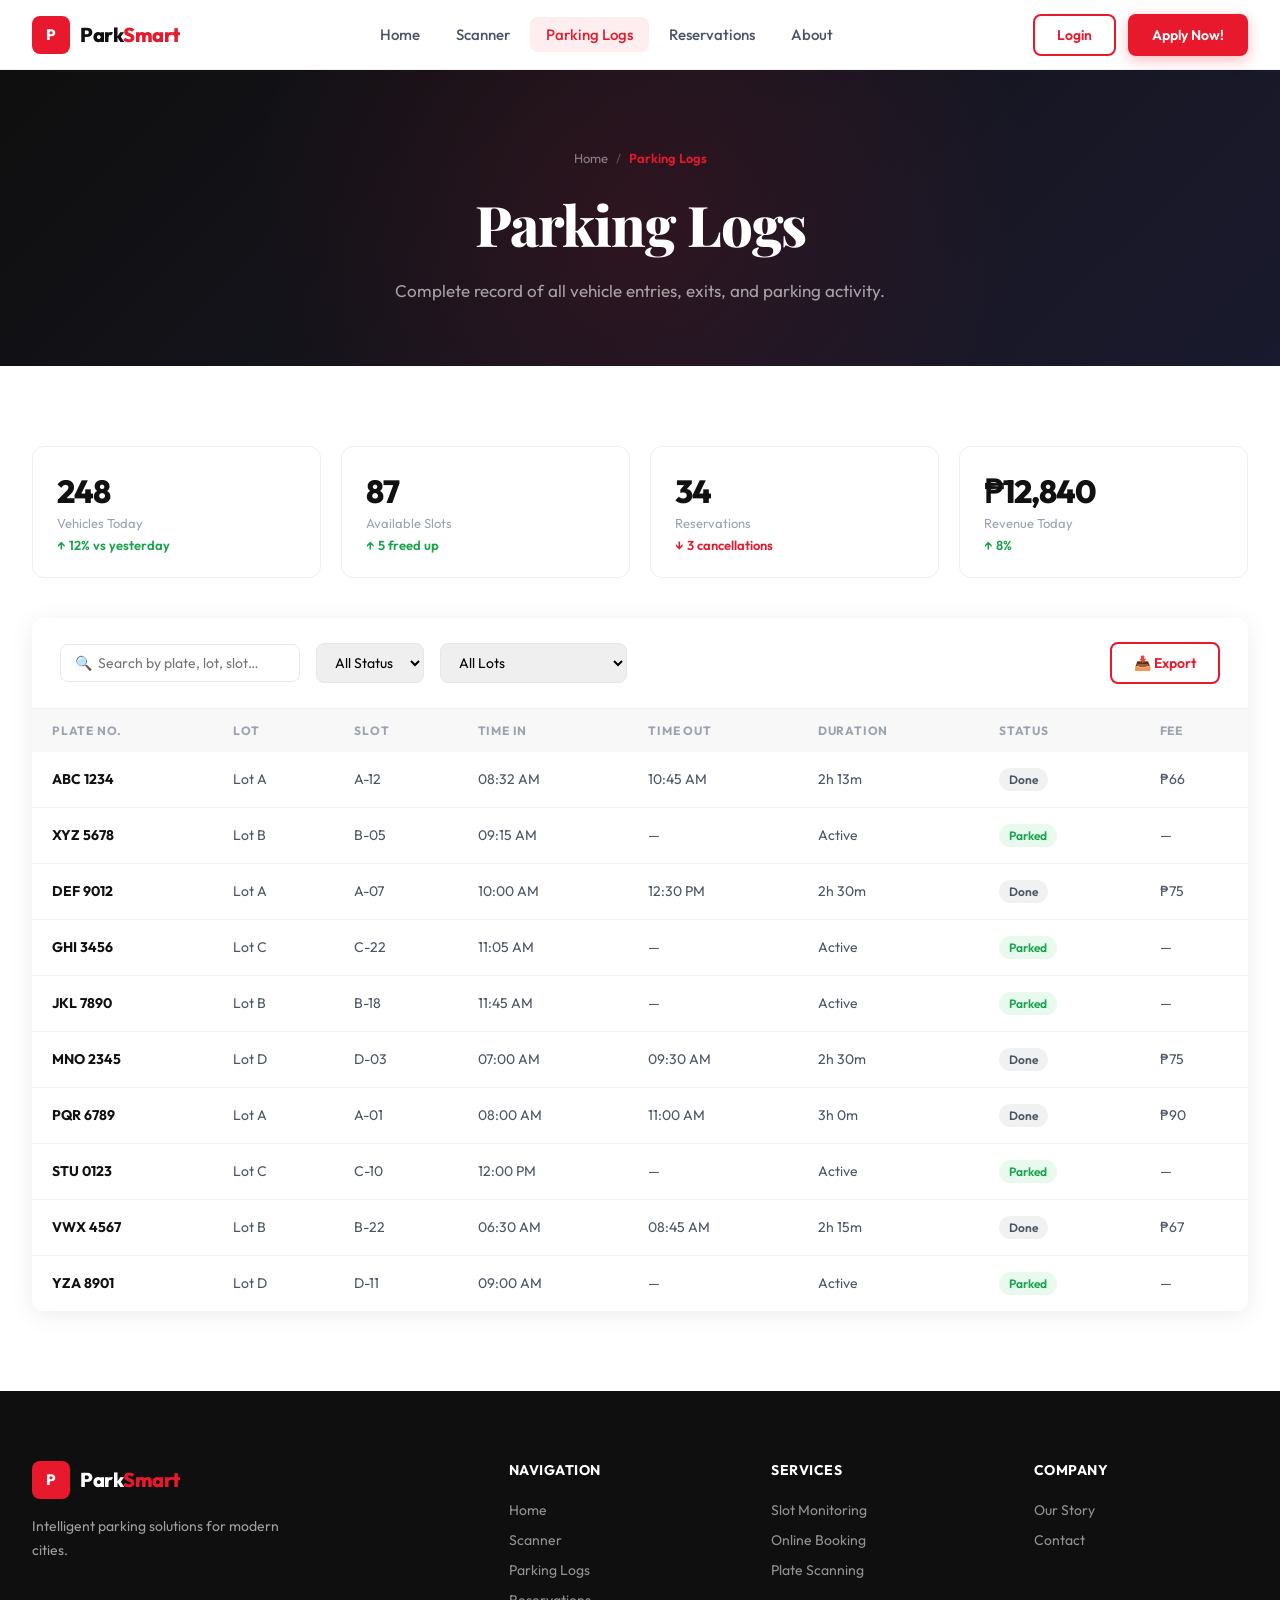
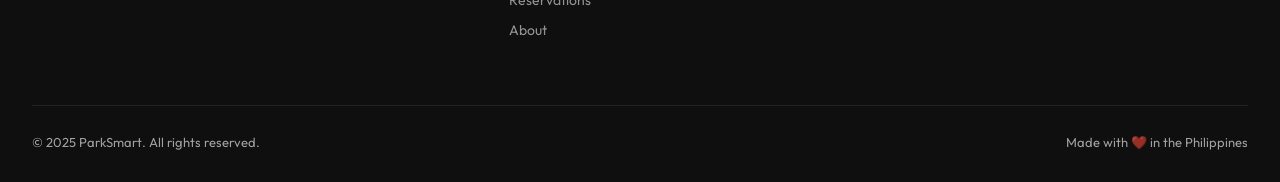
<file: parking-logs.html>
<!DOCTYPE html>
<html lang="en">
<head>
  <meta charset="UTF-8" />
  <meta name="viewport" content="width=device-width, initial-scale=1.0" />
  <title>Parking Logs — ParkSmart</title>
  <link rel="stylesheet" href="style.css" />
</head>
<body>
<nav class="navbar">
  <div class="nav-container">
    <a href="index.html" class="nav-logo"><div class="logo-box">P</div><span>Park<em>Smart</em></span></a>
    <ul class="nav-links">
      <li><a href="index.html">Home</a></li><li><a href="scanner.html">Scanner</a></li><li><a href="parking-logs.html">Parking Logs</a></li><li><a href="reservations.html">Reservations</a></li><li><a href="about.html">About</a></li>
    </ul>
    <div class="nav-cta"><a href="login.html" class="btn btn-outline">Login</a><a href="login.html" class="btn btn-primary">Apply Now!</a></div>
    <div class="hamburger"><span></span><span></span><span></span></div>
  </div>
</nav>
<div class="mobile-nav">
  <a href="index.html">Home</a><a href="scanner.html">Scanner</a><a href="parking-logs.html">Parking Logs</a><a href="reservations.html">Reservations</a><a href="about.html">About</a>
  <a href="login.html" class="btn btn-primary">Apply Now!</a>
</div>
<main>
<div class="page-header">
  <div class="container page-header-content">
    <div class="breadcrumb"><a href="index.html">Home</a><span>/</span><span class="current">Parking Logs</span></div>
    <h1>Parking Logs</h1>
    <p>Complete record of all vehicle entries, exits, and parking activity.</p>
  </div>
</div>

<section class="content-section">
  <div class="container">
    <!-- Summary Cards -->
    <div style="display:grid;grid-template-columns:repeat(4,1fr);gap:20px;margin-bottom:40px;">
      <div class="why-card fade-up" style="padding:24px;"><div style="font-size:32px;font-weight:800;color:var(--black);letter-spacing:-1px;">248</div><div style="font-size:13px;color:var(--gray);margin-top:4px;">Vehicles Today</div><div style="color:#16a34a;font-size:13px;font-weight:600;margin-top:6px;">↑ 12% vs yesterday</div></div>
      <div class="why-card fade-up fade-up-delay-1" style="padding:24px;"><div style="font-size:32px;font-weight:800;color:var(--black);letter-spacing:-1px;">87</div><div style="font-size:13px;color:var(--gray);margin-top:4px;">Available Slots</div><div style="color:#16a34a;font-size:13px;font-weight:600;margin-top:6px;">↑ 5 freed up</div></div>
      <div class="why-card fade-up fade-up-delay-2" style="padding:24px;"><div style="font-size:32px;font-weight:800;color:var(--black);letter-spacing:-1px;">34</div><div style="font-size:13px;color:var(--gray);margin-top:4px;">Reservations</div><div style="color:var(--red);font-size:13px;font-weight:600;margin-top:6px;">↓ 3 cancellations</div></div>
      <div class="why-card fade-up fade-up-delay-3" style="padding:24px;"><div style="font-size:32px;font-weight:800;color:var(--black);letter-spacing:-1px;">₱12,840</div><div style="font-size:13px;color:var(--gray);margin-top:4px;">Revenue Today</div><div style="color:#16a34a;font-size:13px;font-weight:600;margin-top:6px;">↑ 8%</div></div>
    </div>

    <div class="logs-table-wrap fade-up">
      <div class="logs-filters">
        <input type="text" id="logSearch" placeholder="🔍  Search by plate, lot, slot…" />
        <select id="logStatus">
          <option value="">All Status</option>
          <option value="parked">Parked</option>
          <option value="done">Done</option>
          <option value="pending">Pending</option>
        </select>
        <select>
          <option>All Lots</option>
          <option>Lot A — Main</option>
          <option>Lot B — Annex</option>
          <option>Lot C — Rooftop</option>
          <option>Lot D — Underground</option>
        </select>
        <a href="#" class="btn btn-outline" style="margin-left:auto;">📥 Export</a>
      </div>
      <table>
        <thead>
          <tr><th>Plate No.</th><th>Lot</th><th>Slot</th><th>Time In</th><th>Time Out</th><th>Duration</th><th>Status</th><th>Fee</th></tr>
        </thead>
        <tbody>
          <tr><td><strong>ABC 1234</strong></td><td>Lot A</td><td>A-12</td><td>08:32 AM</td><td>10:45 AM</td><td>2h 13m</td><td><span class="status-badge done">Done</span></td><td>₱66</td></tr>
          <tr><td><strong>XYZ 5678</strong></td><td>Lot B</td><td>B-05</td><td>09:15 AM</td><td>—</td><td>Active</td><td><span class="status-badge parked">Parked</span></td><td>—</td></tr>
          <tr><td><strong>DEF 9012</strong></td><td>Lot A</td><td>A-07</td><td>10:00 AM</td><td>12:30 PM</td><td>2h 30m</td><td><span class="status-badge done">Done</span></td><td>₱75</td></tr>
          <tr><td><strong>GHI 3456</strong></td><td>Lot C</td><td>C-22</td><td>11:05 AM</td><td>—</td><td>Active</td><td><span class="status-badge parked">Parked</span></td><td>—</td></tr>
          <tr><td><strong>JKL 7890</strong></td><td>Lot B</td><td>B-18</td><td>11:45 AM</td><td>—</td><td>Active</td><td><span class="status-badge parked">Parked</span></td><td>—</td></tr>
          <tr><td><strong>MNO 2345</strong></td><td>Lot D</td><td>D-03</td><td>07:00 AM</td><td>09:30 AM</td><td>2h 30m</td><td><span class="status-badge done">Done</span></td><td>₱75</td></tr>
          <tr><td><strong>PQR 6789</strong></td><td>Lot A</td><td>A-01</td><td>08:00 AM</td><td>11:00 AM</td><td>3h 0m</td><td><span class="status-badge done">Done</span></td><td>₱90</td></tr>
          <tr><td><strong>STU 0123</strong></td><td>Lot C</td><td>C-10</td><td>12:00 PM</td><td>—</td><td>Active</td><td><span class="status-badge parked">Parked</span></td><td>—</td></tr>
          <tr><td><strong>VWX 4567</strong></td><td>Lot B</td><td>B-22</td><td>06:30 AM</td><td>08:45 AM</td><td>2h 15m</td><td><span class="status-badge done">Done</span></td><td>₱67</td></tr>
          <tr><td><strong>YZA 8901</strong></td><td>Lot D</td><td>D-11</td><td>09:00 AM</td><td>—</td><td>Active</td><td><span class="status-badge parked">Parked</span></td><td>—</td></tr>
        </tbody>
      </table>
    </div>
  </div>
</section>
</main>
<footer>
  <div class="container">
    <div class="footer-grid">
      <div class="footer-brand"><a href="index.html" class="nav-logo"><div class="logo-box">P</div><span style="color:white;">Park<em style="color:var(--red);">Smart</em></span></a><p>Intelligent parking solutions for modern cities.</p></div>
      <div class="footer-col"><h4>Navigation</h4><ul><li><a href="index.html">Home</a></li><li><a href="scanner.html">Scanner</a></li><li><a href="parking-logs.html">Parking Logs</a></li><li><a href="reservations.html">Reservations</a></li><li><a href="about.html">About</a></li></ul></div>
      <div class="footer-col"><h4>Services</h4><ul><li><a href="#">Slot Monitoring</a></li><li><a href="#">Online Booking</a></li><li><a href="#">Plate Scanning</a></li></ul></div>
      <div class="footer-col"><h4>Company</h4><ul><li><a href="about.html">Our Story</a></li><li><a href="index.html#contact">Contact</a></li></ul></div>
    </div>
    <div class="footer-bottom"><span>© 2025 ParkSmart. All rights reserved.</span><span>Made with ❤️ in the Philippines</span></div>
  </div>
</footer>
<script src="https://code.jquery.com/jquery-3.7.1.min.js"></script>
<script src="main.js"></script>
</body>
</html>
</file>
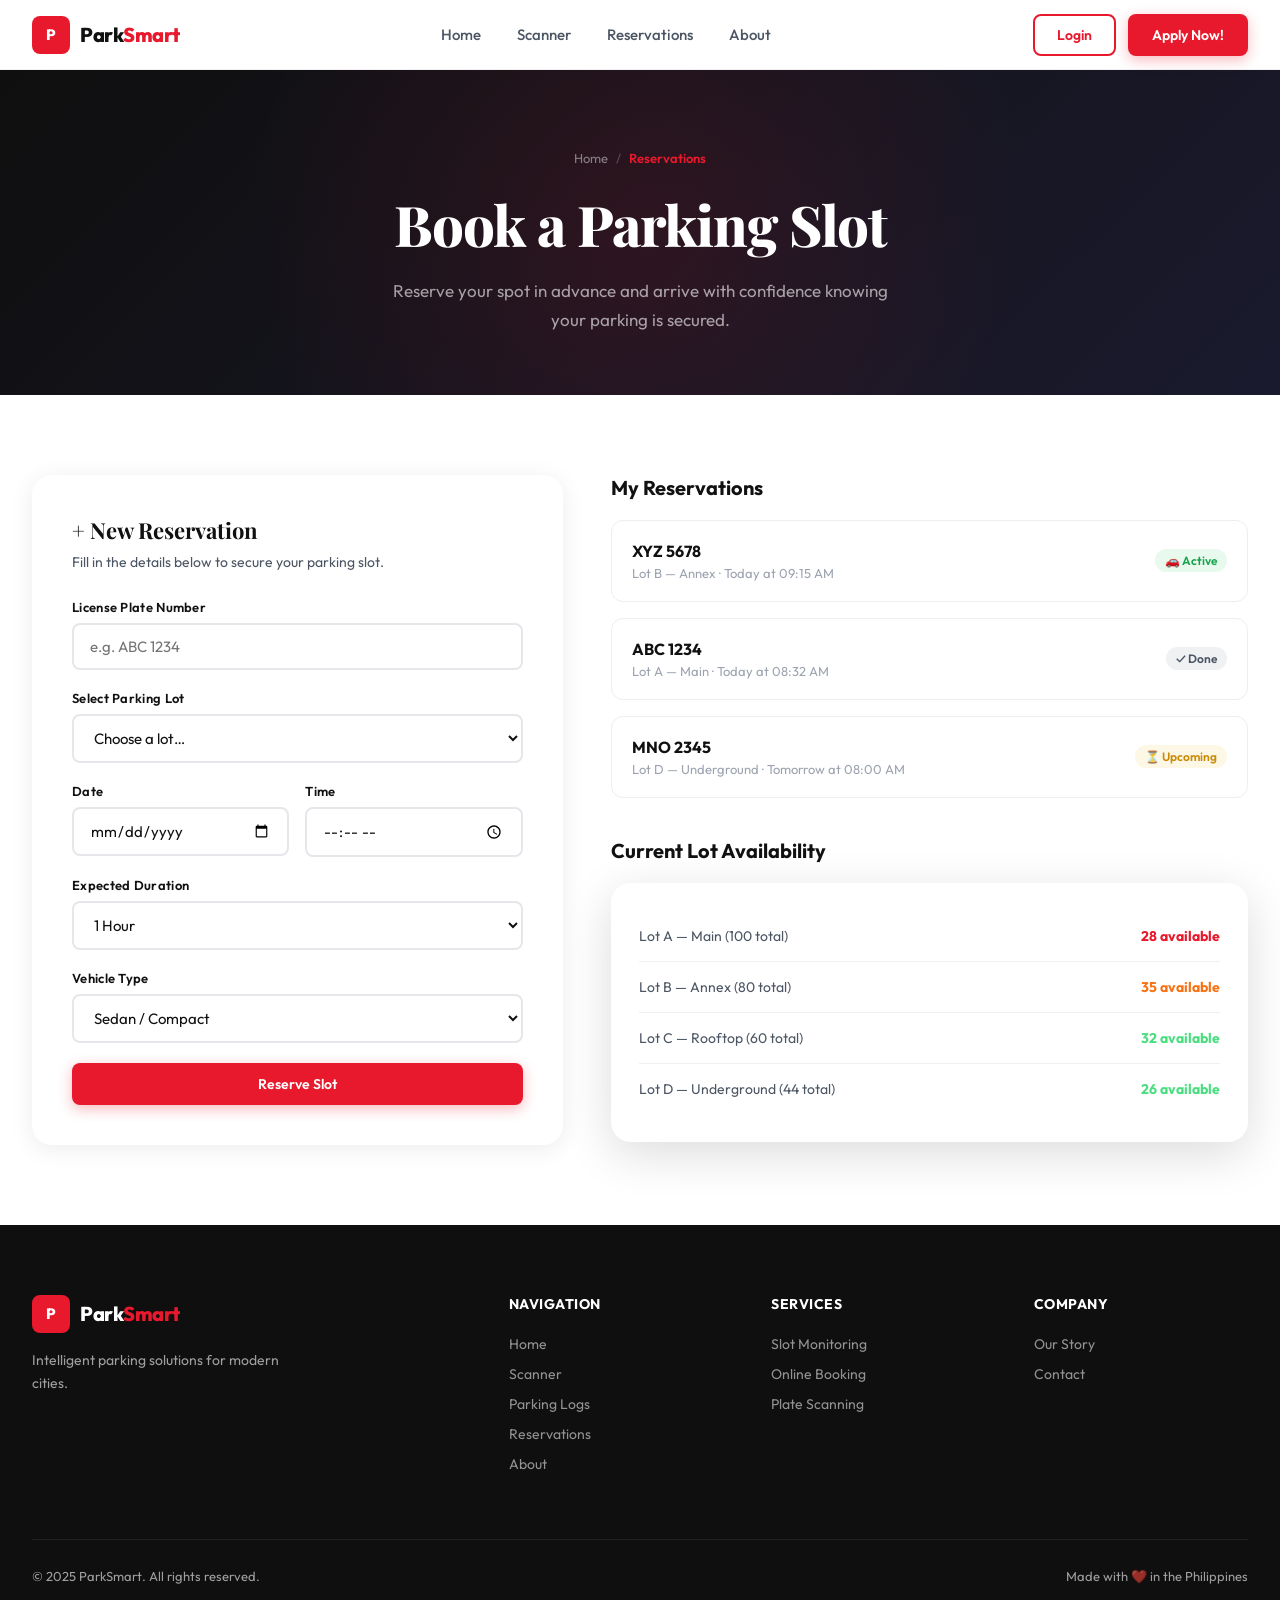
<file: Reservations.html>
<!DOCTYPE html>
<html lang="en">
<head>
  <meta charset="UTF-8" />
  <meta name="viewport" content="width=device-width, initial-scale=1.0" />
  <title>Reservations — ParkSmart</title>
  <link rel="stylesheet" href="style.css" />
</head>
<body>
<nav class="navbar">
  <div class="nav-container">
    <a href="index.html" class="nav-logo"><div class="logo-box">P</div><span>Park<em>Smart</em></span></a>
    <ul class="nav-links">
      <li><a href="index.html">Home</a></li><li><a href="scanner.html">Scanner</a></li><li><a href="reservations.html">Reservations</a></li><li><a href="about.html">About</a></li>
    </ul>
    <div class="nav-cta"><a href="login.html" class="btn btn-outline">Login</a><a href="login.html" class="btn btn-primary">Apply Now!</a></div>
    <div class="hamburger"><span></span><span></span><span></span></div>
  </div>
</nav>
<div class="mobile-nav">
  <a href="index.html">Home</a><a href="scanner.html">Scanner</a><a href="parking-logs.html">Parking Logs</a><a href="reservations.html">Reservations</a><a href="about.html">About</a>
  <a href="login.html" class="btn btn-primary">Apply Now!</a>
</div>
<main>
<div class="page-header">
  <div class="container page-header-content">
    <div class="breadcrumb"><a href="index.html">Home</a><span>/</span><span class="current">Reservations</span></div>
    <h1>Book a Parking Slot</h1>
    <p>Reserve your spot in advance and arrive with confidence knowing your parking is secured.</p>
  </div>
</div>

<section class="content-section">
  <div class="container">
    <div class="res-grid">
      <!-- Form -->
      <div class="fade-up">
        <div class="res-form-card">
          <h3>+ New Reservation</h3>
          <p>Fill in the details below to secure your parking slot.</p>
          <form id="reservationForm">
            <div class="form-group">
              <label>License Plate Number</label>
              <input type="text" id="resPlate" placeholder="e.g. ABC 1234" required />
            </div>
            <div class="form-group">
              <label>Select Parking Lot</label>
              <select id="resLot" required>
                <option value="">Choose a lot…</option>
                <option>Lot A — Main (28 slots available)</option>
                <option>Lot B — Annex (35 slots available)</option>
                <option>Lot C — Rooftop (32 slots available)</option>
                <option>Lot D — Underground (26 slots available)</option>
              </select>
            </div>
            <div class="form-row">
              <div class="form-group">
                <label>Date</label>
                <input type="date" id="resDate" required />
              </div>
              <div class="form-group">
                <label>Time</label>
                <input type="time" id="resTime" required />
              </div>
            </div>
            <div class="form-group">
              <label>Expected Duration</label>
              <select>
                <option>1 Hour</option>
                <option>2 Hours</option>
                <option>3 Hours</option>
                <option>4 Hours</option>
                <option>Half Day (6 hrs)</option>
                <option>Full Day</option>
              </select>
            </div>
            <div class="form-group">
              <label>Vehicle Type</label>
              <select>
                <option>Sedan / Compact</option>
                <option>SUV / MPV</option>
                <option>Motorcycle</option>
                <option>Van / Truck</option>
              </select>
            </div>
            <button type="submit" class="btn btn-primary" style="width:100%;justify-content:center;">Reserve Slot</button>
          </form>
        </div>
      </div>

      <!-- My Reservations -->
      <div class="fade-up fade-up-delay-2">
        <div class="my-reservations">
          <h3>My Reservations</h3>
          <div id="myReservations">
            <div class="res-card">
              <div class="res-card-info">
                <h4>XYZ 5678</h4>
                <p>Lot B — Annex &middot; Today at 09:15 AM</p>
              </div>
              <span class="status-badge parked">🚗 Active</span>
            </div>
            <div class="res-card">
              <div class="res-card-info">
                <h4>ABC 1234</h4>
                <p>Lot A — Main &middot; Today at 08:32 AM</p>
              </div>
              <span class="status-badge done">✓ Done</span>
            </div>
            <div class="res-card">
              <div class="res-card-info">
                <h4>MNO 2345</h4>
                <p>Lot D — Underground &middot; Tomorrow at 08:00 AM</p>
              </div>
              <span class="status-badge pending">⏳ Upcoming</span>
            </div>
          </div>
        </div>

        <!-- Lot Availability -->
        <div style="margin-top:40px;">
          <h3 style="font-size:20px;font-weight:700;margin-bottom:20px;">Current Lot Availability</h3>
          <div class="vision-big-card" style="padding:28px;">
            <div class="vision-stat"><span class="vs-label">Lot A — Main (100 total)</span><span class="vs-val" style="color:#e8192c;">28 available</span></div>
            <div class="vision-stat"><span class="vs-label">Lot B — Annex (80 total)</span><span class="vs-val" style="color:#f97316;">35 available</span></div>
            <div class="vision-stat"><span class="vs-label">Lot C — Rooftop (60 total)</span><span class="vs-val" style="color:#4ade80;">32 available</span></div>
            <div class="vision-stat"><span class="vs-label">Lot D — Underground (44 total)</span><span class="vs-val" style="color:#4ade80;">26 available</span></div>
          </div>
        </div>
      </div>
    </div>
  </div>
</section>
</main>
<footer>
  <div class="container">
    <div class="footer-grid">
      <div class="footer-brand"><a href="index.html" class="nav-logo"><div class="logo-box">P</div><span style="color:white;">Park<em style="color:var(--red);">Smart</em></span></a><p>Intelligent parking solutions for modern cities.</p></div>
      <div class="footer-col"><h4>Navigation</h4><ul><li><a href="index.html">Home</a></li><li><a href="scanner.html">Scanner</a></li><li><a href="parking-logs.html">Parking Logs</a></li><li><a href="reservations.html">Reservations</a></li><li><a href="about.html">About</a></li></ul></div>
      <div class="footer-col"><h4>Services</h4><ul><li><a href="#">Slot Monitoring</a></li><li><a href="#">Online Booking</a></li><li><a href="#">Plate Scanning</a></li></ul></div>
      <div class="footer-col"><h4>Company</h4><ul><li><a href="about.html">Our Story</a></li><li><a href="index.html#contact">Contact</a></li></ul></div>
    </div>
    <div class="footer-bottom"><span>© 2025 ParkSmart. All rights reserved.</span><span>Made with ❤️ in the Philippines</span></div>
  </div>
</footer>
<script src="https://code.jquery.com/jquery-3.7.1.min.js"></script>
<script src="main.js"></script>
</body>
</html>
</file>
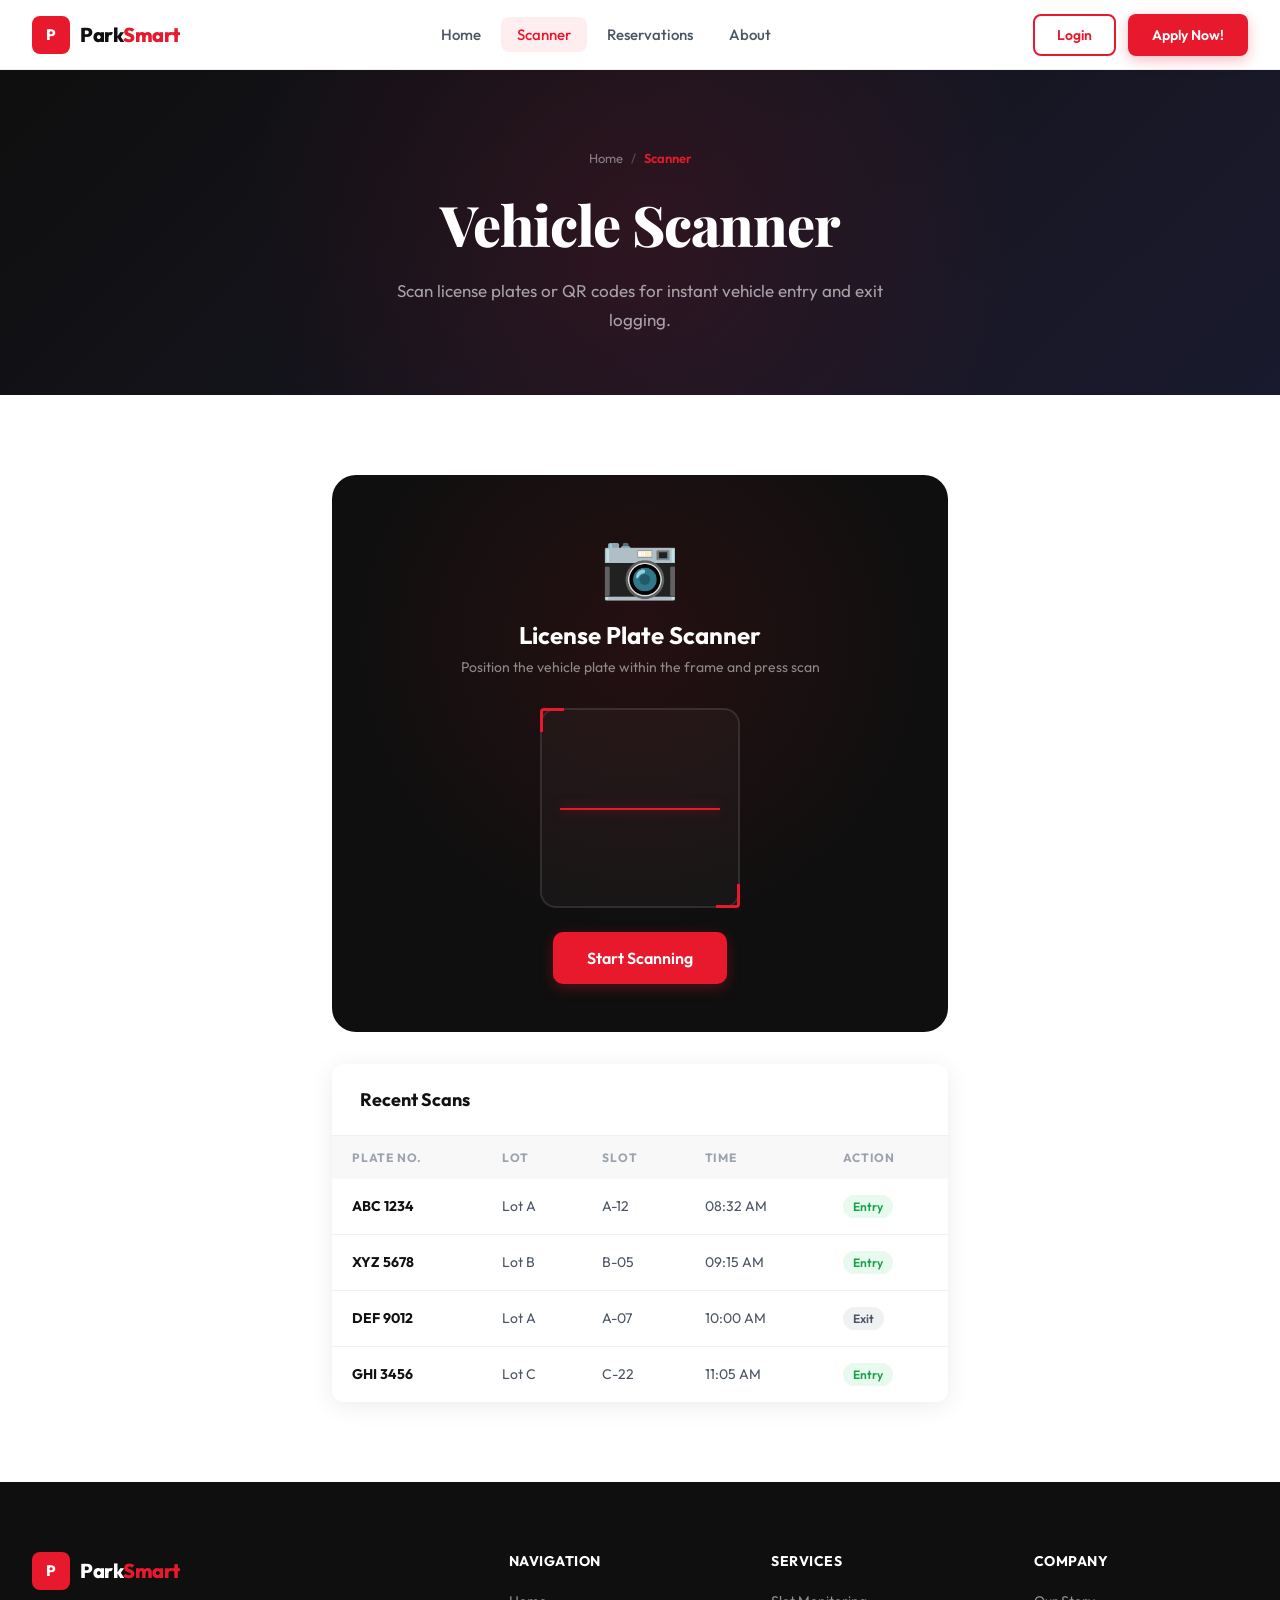
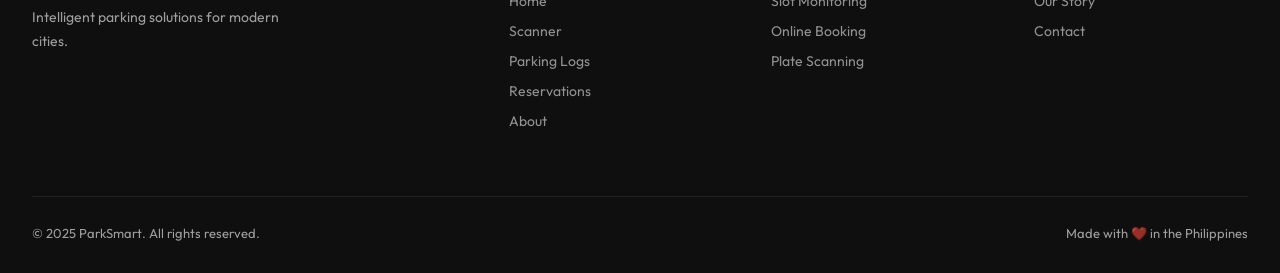
<file: scanner.html>
<!DOCTYPE html>
<html lang="en">
<head>
  <meta charset="UTF-8" />
  <meta name="viewport" content="width=device-width, initial-scale=1.0" />
  <title>Scanner — ParkSmart</title>
  <link rel="stylesheet" href="style.css" />
</head>
<body>
<nav class="navbar">
  <div class="nav-container">
    <a href="index.html" class="nav-logo"><div class="logo-box">P</div><span>Park<em>Smart</em></span></a>
    <ul class="nav-links">
      <li><a href="index.html">Home</a></li>
      <li><a href="scanner.html">Scanner</a></li>
      <li><a href="reservations.html">Reservations</a></li>
      <li><a href="about.html">About</a></li>
    </ul>
    <div class="nav-cta"><a href="login.html" class="btn btn-outline">Login</a><a href="login.html" class="btn btn-primary">Apply Now!</a></div>
    <div class="hamburger"><span></span><span></span><span></span></div>
  </div>
</nav>
<div class="mobile-nav">
  <a href="index.html">Home</a><a href="scanner.html">Scanner</a><a href="reservations.html">Reservations</a><a href="about.html">About</a>
  <a href="login.html" class="btn btn-primary">Apply Now!</a>
</div>
<main>
<div class="page-header">
  <div class="container page-header-content">
    <div class="breadcrumb"><a href="index.html">Home</a><span>/</span><span class="current">Scanner</span></div>
    <h1>Vehicle Scanner</h1>
    <p>Scan license plates or QR codes for instant vehicle entry and exit logging.</p>
  </div>
</div>

<section class="content-section">
  <div class="scanner-container">
    <div class="scanner-box">
      <span class="scanner-icon">📷</span>
      <h2>License Plate Scanner</h2>
      <p>Position the vehicle plate within the frame and press scan</p>
      <div class="scan-frame">
        <div class="scan-line"></div>
      </div>
      <button id="startScanBtn" class="btn btn-primary btn-lg" style="position:relative;z-index:1;">Start Scanning</button>
    </div>
    <div id="scanResult" style="margin-bottom:32px;"></div>

    <div class="logs-table-wrap">
      <div style="padding:24px 28px;border-bottom:1px solid #f1f1f1;">
        <h3 style="font-size:18px;font-weight:700;">Recent Scans</h3>
      </div>
      <table>
        <thead>
          <tr><th>Plate No.</th><th>Lot</th><th>Slot</th><th>Time</th><th>Action</th></tr>
        </thead>
        <tbody>
          <tr><td><strong>ABC 1234</strong></td><td>Lot A</td><td>A-12</td><td>08:32 AM</td><td><span class="status-badge parked">Entry</span></td></tr>
          <tr><td><strong>XYZ 5678</strong></td><td>Lot B</td><td>B-05</td><td>09:15 AM</td><td><span class="status-badge parked">Entry</span></td></tr>
          <tr><td><strong>DEF 9012</strong></td><td>Lot A</td><td>A-07</td><td>10:00 AM</td><td><span class="status-badge done">Exit</span></td></tr>
          <tr><td><strong>GHI 3456</strong></td><td>Lot C</td><td>C-22</td><td>11:05 AM</td><td><span class="status-badge parked">Entry</span></td></tr>
        </tbody>
      </table>
    </div>
  </div>
</section>
</main>
<footer>
  <div class="container">
    <div class="footer-grid">
      <div class="footer-brand"><a href="index.html" class="nav-logo"><div class="logo-box">P</div><span style="color:white;">Park<em style="color:var(--red);">Smart</em></span></a><p>Intelligent parking solutions for modern cities.</p></div>
      <div class="footer-col"><h4>Navigation</h4><ul><li><a href="index.html">Home</a></li><li><a href="scanner.html">Scanner</a></li><li><a href="parking-logs.html">Parking Logs</a></li><li><a href="reservations.html">Reservations</a></li><li><a href="about.html">About</a></li></ul></div>
      <div class="footer-col"><h4>Services</h4><ul><li><a href="#">Slot Monitoring</a></li><li><a href="#">Online Booking</a></li><li><a href="#">Plate Scanning</a></li></ul></div>
      <div class="footer-col"><h4>Company</h4><ul><li><a href="about.html">Our Story</a></li><li><a href="index.html#contact">Contact</a></li></ul></div>
    </div>
    <div class="footer-bottom"><span>© 2025 ParkSmart. All rights reserved.</span><span>Made with ❤️ in the Philippines</span></div>
  </div>
</footer>
<script src="https://code.jquery.com/jquery-3.7.1.min.js"></script>
<script src="main.js"></script>
</body>
</html>
</file>
<file: style.css>
/* ===== PARKSMART STYLES ===== */
@import url('https://fonts.googleapis.com/css2?family=Outfit:wght@300;400;500;600;700;800;900&family=Playfair+Display:wght@700;800&display=swap');

:root {
  --red: #E8192C;
  --red-dark: #c0152a;
  --red-light: #ff3347;
  --white: #ffffff;
  --off-white: #f8f8f8;
  --gray-light: #f1f1f1;
  --gray: #9ca3af;
  --gray-dark: #4b5563;
  --black: #111111;
  --shadow: 0 4px 24px rgba(0,0,0,0.08);
  --shadow-lg: 0 12px 48px rgba(0,0,0,0.14);
  --radius: 12px;
  --radius-sm: 8px;
}

*, *::before, *::after { box-sizing: border-box; margin: 0; padding: 0; }

html { scroll-behavior: smooth; }

body {
  font-family: 'Outfit', sans-serif;
  color: var(--black);
  background: var(--white);
  overflow-x: hidden;
}

/* ===== NAVBAR ===== */
.navbar {
  position: fixed;
  top: 0; left: 0; right: 0;
  z-index: 1000;
  background: rgba(255,255,255,0.97);
  backdrop-filter: blur(12px);
  border-bottom: 1px solid rgba(0,0,0,0.06);
  height: 70px;
  display: flex;
  align-items: center;
  transition: box-shadow 0.3s;
}

.navbar.scrolled { box-shadow: 0 2px 20px rgba(0,0,0,0.1); }

.nav-container {
  max-width: 1280px;
  margin: 0 auto;
  padding: 0 32px;
  display: flex;
  align-items: center;
  justify-content: space-between;
  width: 100%;
}

.nav-logo {
  display: flex;
  align-items: center;
  gap: 10px;
  text-decoration: none;
}

.nav-logo .logo-box {
  width: 38px;
  height: 38px;
  background: var(--red);
  border-radius: 8px;
  display: flex;
  align-items: center;
  justify-content: center;
  color: white;
  font-weight: 800;
  font-size: 15px;
  letter-spacing: -0.5px;
}

.nav-logo span {
  font-size: 20px;
  font-weight: 800;
  color: var(--black);
  letter-spacing: -0.5px;
}

.nav-logo span em {
  font-style: normal;
  color: var(--red);
}

.nav-links {
  display: flex;
  align-items: center;
  gap: 4px;
  list-style: none;
}

.nav-links a {
  text-decoration: none;
  color: var(--gray-dark);
  font-weight: 500;
  font-size: 15px;
  padding: 8px 16px;
  border-radius: 8px;
  transition: all 0.2s;
  display: block;
}

.nav-links a:hover,
.nav-links a.active {
  color: var(--red);
  background: rgba(232,25,44,0.07);
}

.nav-cta {
  display: flex;
  align-items: center;
  gap: 12px;
}

.btn {
  display: inline-flex;
  align-items: center;
  gap: 8px;
  padding: 10px 22px;
  border-radius: 8px;
  font-family: 'Outfit', sans-serif;
  font-weight: 600;
  font-size: 14px;
  cursor: pointer;
  transition: all 0.2s;
  text-decoration: none;
  border: 2px solid transparent;
}

.btn-primary {
  background: var(--red);
  color: white;
  box-shadow: 0 4px 14px rgba(232,25,44,0.3);
}
.btn-primary:hover {
  background: var(--red-dark);
  transform: translateY(-1px);
  box-shadow: 0 6px 20px rgba(232,25,44,0.4);
}

.btn-outline {
  background: transparent;
  color: var(--red);
  border-color: var(--red);
}
.btn-outline:hover {
  background: var(--red);
  color: white;
}

.btn-white {
  background: white;
  color: var(--red);
  font-weight: 700;
}
.btn-white:hover {
  background: var(--off-white);
  transform: translateY(-1px);
}

.btn-lg { padding: 14px 32px; font-size: 16px; border-radius: 10px; }

/* Hamburger */
.hamburger {
  display: none;
  flex-direction: column;
  gap: 5px;
  cursor: pointer;
  padding: 4px;
}
.hamburger span {
  width: 24px;
  height: 2px;
  background: var(--black);
  border-radius: 2px;
  transition: all 0.3s;
  display: block;
}
.hamburger.open span:nth-child(1) { transform: translateY(7px) rotate(45deg); }
.hamburger.open span:nth-child(2) { opacity: 0; }
.hamburger.open span:nth-child(3) { transform: translateY(-7px) rotate(-45deg); }

/* Mobile nav */
.mobile-nav {
  display: none;
  position: fixed;
  top: 70px; left: 0; right: 0;
  background: white;
  border-bottom: 1px solid var(--gray-light);
  padding: 16px 24px;
  z-index: 999;
  box-shadow: 0 8px 24px rgba(0,0,0,0.1);
}
.mobile-nav.open { display: block; }
.mobile-nav a {
  display: block;
  padding: 12px 0;
  color: var(--gray-dark);
  text-decoration: none;
  font-weight: 500;
  border-bottom: 1px solid var(--gray-light);
  transition: color 0.2s;
}
.mobile-nav a:hover { color: var(--red); }
.mobile-nav .btn { margin-top: 16px; width: 100%; justify-content: center; }

/* ===== PAGE WRAPPER ===== */
main { padding-top: 70px; }

/* ===== HERO ===== */
.hero {
  min-height: calc(100vh - 70px);
  background: linear-gradient(135deg, #0f0f0f 0%, #1a1a2e 50%, #16213e 100%);
  display: flex;
  align-items: center;
  position: relative;
  overflow: hidden;
}

.hero::before {
  content: '';
  position: absolute;
  inset: 0;
  background: 
    radial-gradient(circle at 20% 50%, rgba(232,25,44,0.15) 0%, transparent 50%),
    radial-gradient(circle at 80% 20%, rgba(232,25,44,0.08) 0%, transparent 40%);
}

.hero-grid {
  position: absolute;
  inset: 0;
  background-image: 
    linear-gradient(rgba(255,255,255,0.03) 1px, transparent 1px),
    linear-gradient(90deg, rgba(255,255,255,0.03) 1px, transparent 1px);
  background-size: 60px 60px;
}

.hero-container {
  max-width: 1280px;
  margin: 0 auto;
  padding: 80px 32px;
  display: grid;
  grid-template-columns: 1fr 1fr;
  gap: 80px;
  align-items: center;
  position: relative;
  z-index: 1;
  width: 100%;
}

.hero-badge {
  display: inline-flex;
  align-items: center;
  gap: 8px;
  background: rgba(232,25,44,0.15);
  border: 1px solid rgba(232,25,44,0.3);
  color: #ff6b78;
  padding: 6px 16px;
  border-radius: 100px;
  font-size: 13px;
  font-weight: 600;
  margin-bottom: 24px;
  letter-spacing: 0.5px;
}

.hero-badge::before {
  content: '';
  width: 8px;
  height: 8px;
  background: var(--red);
  border-radius: 50%;
  animation: pulse 2s infinite;
}

@keyframes pulse {
  0%, 100% { opacity: 1; transform: scale(1); }
  50% { opacity: 0.5; transform: scale(0.8); }
}

.hero-title {
  font-family: 'Playfair Display', serif;
  font-size: clamp(42px, 5vw, 68px);
  font-weight: 800;
  color: white;
  line-height: 1.1;
  margin-bottom: 24px;
  letter-spacing: -1px;
}

.hero-title .accent { color: var(--red); }

.hero-desc {
  font-size: 17px;
  color: rgba(255,255,255,0.65);
  line-height: 1.75;
  margin-bottom: 40px;
  max-width: 480px;
}

.hero-actions {
  display: flex;
  gap: 16px;
  flex-wrap: wrap;
}

.hero-stats {
  display: flex;
  gap: 40px;
  margin-top: 60px;
  padding-top: 40px;
  border-top: 1px solid rgba(255,255,255,0.1);
}

.hero-stat .num {
  font-size: 32px;
  font-weight: 800;
  color: white;
  letter-spacing: -1px;
}

.hero-stat .label {
  font-size: 13px;
  color: rgba(255,255,255,0.5);
  margin-top: 4px;
}

/* Hero visual */
.hero-visual {
  position: relative;
  display: flex;
  align-items: center;
  justify-content: center;
}

.hero-card {
  background: rgba(255,255,255,0.05);
  backdrop-filter: blur(20px);
  border: 1px solid rgba(255,255,255,0.1);
  border-radius: 20px;
  padding: 32px;
  width: 100%;
  max-width: 400px;
  animation: float 6s ease-in-out infinite;
}

@keyframes float {
  0%, 100% { transform: translateY(0); }
  50% { transform: translateY(-16px); }
}

.hero-card-header {
  display: flex;
  align-items: center;
  justify-content: space-between;
  margin-bottom: 24px;
}

.hero-card-title {
  color: white;
  font-weight: 700;
  font-size: 16px;
}

.live-badge {
  background: rgba(34,197,94,0.2);
  color: #4ade80;
  border: 1px solid rgba(34,197,94,0.3);
  padding: 4px 10px;
  border-radius: 100px;
  font-size: 12px;
  font-weight: 600;
  display: flex;
  align-items: center;
  gap: 5px;
}

.live-badge::before {
  content: '';
  width: 6px;
  height: 6px;
  background: #4ade80;
  border-radius: 50%;
  animation: pulse 2s infinite;
}

.lot-item {
  margin-bottom: 16px;
}

.lot-info {
  display: flex;
  justify-content: space-between;
  color: rgba(255,255,255,0.8);
  font-size: 14px;
  font-weight: 500;
  margin-bottom: 8px;
}

.lot-pct { font-weight: 700; }
.lot-pct.red { color: var(--red); }
.lot-pct.orange { color: #f97316; }
.lot-pct.green { color: #4ade80; }

.lot-bar {
  height: 6px;
  background: rgba(255,255,255,0.1);
  border-radius: 100px;
  overflow: hidden;
}

.lot-fill {
  height: 100%;
  border-radius: 100px;
  transition: width 1s ease;
}
.lot-fill.red { background: var(--red); }
.lot-fill.orange { background: #f97316; }
.lot-fill.green { background: #4ade80; }

/* ===== SECTIONS ===== */
.section {
  padding: 100px 0;
}

.section-sm { padding: 70px 0; }

.container {
  max-width: 1280px;
  margin: 0 auto;
  padding: 0 32px;
}

.section-label {
  display: inline-flex;
  align-items: center;
  gap: 8px;
  color: var(--red);
  font-weight: 700;
  font-size: 13px;
  letter-spacing: 1.5px;
  text-transform: uppercase;
  margin-bottom: 16px;
}

.section-label::before {
  content: '';
  width: 20px;
  height: 2px;
  background: var(--red);
}

.section-title {
  font-family: 'Playfair Display', serif;
  font-size: clamp(32px, 4vw, 48px);
  font-weight: 800;
  line-height: 1.15;
  color: var(--black);
  margin-bottom: 16px;
  letter-spacing: -1px;
}

.section-desc {
  font-size: 17px;
  color: var(--gray-dark);
  line-height: 1.7;
  max-width: 560px;
}

.text-center { text-align: center; }
.text-center .section-desc { margin: 0 auto; }
.text-center .section-label { justify-content: center; }
.text-center .section-label::before { display: none; }

/* ===== WHY CHOOSE (Cards) ===== */
.why-grid {
  display: grid;
  grid-template-columns: repeat(3, 1fr);
  gap: 28px;
  margin-top: 64px;
}

.why-card {
  background: white;
  border: 1px solid #eee;
  border-radius: var(--radius);
  padding: 36px 32px;
  transition: all 0.3s;
  position: relative;
  overflow: hidden;
}

.why-card::before {
  content: '';
  position: absolute;
  top: 0; left: 0; right: 0;
  height: 3px;
  background: var(--red);
  transform: scaleX(0);
  transform-origin: left;
  transition: transform 0.3s;
}

.why-card:hover {
  transform: translateY(-6px);
  box-shadow: var(--shadow-lg);
  border-color: transparent;
}

.why-card:hover::before { transform: scaleX(1); }

.why-icon {
  width: 56px;
  height: 56px;
  background: rgba(232,25,44,0.08);
  border-radius: var(--radius-sm);
  display: flex;
  align-items: center;
  justify-content: center;
  font-size: 26px;
  margin-bottom: 24px;
}

.why-card h3 {
  font-size: 20px;
  font-weight: 700;
  margin-bottom: 12px;
  color: var(--black);
}

.why-card p {
  color: var(--gray-dark);
  line-height: 1.7;
  font-size: 15px;
}

/* ===== WHAT WE DO ===== */
.what-section {
  background: linear-gradient(135deg, #0f0f0f 0%, #1a0a10 100%);
  color: white;
  position: relative;
  overflow: hidden;
}

.what-section::before {
  content: '';
  position: absolute;
  inset: 0;
  background: radial-gradient(circle at 70% 50%, rgba(232,25,44,0.1) 0%, transparent 60%);
}

.what-section .section-title { color: white; }
.what-section .section-desc { color: rgba(255,255,255,0.6); }
.what-section .section-label { color: #ff6b78; }
.what-section .section-label::before { background: #ff6b78; }

.what-grid {
  display: grid;
  grid-template-columns: 1fr 1fr;
  gap: 24px;
  margin-top: 64px;
}

.what-item {
  background: rgba(255,255,255,0.04);
  border: 1px solid rgba(255,255,255,0.07);
  border-radius: var(--radius);
  padding: 32px;
  display: flex;
  gap: 20px;
  transition: all 0.3s;
}

.what-item:hover {
  background: rgba(232,25,44,0.08);
  border-color: rgba(232,25,44,0.2);
  transform: translateX(6px);
}

.what-num {
  font-size: 48px;
  font-weight: 900;
  color: rgba(232,25,44,0.2);
  line-height: 1;
  min-width: 48px;
  font-family: 'Playfair Display', serif;
}

.what-content h3 {
  color: white;
  font-size: 18px;
  font-weight: 700;
  margin-bottom: 10px;
}

.what-content p {
  color: rgba(255,255,255,0.55);
  font-size: 14px;
  line-height: 1.7;
}

/* ===== VISION ===== */
.vision-section {
  background: var(--off-white);
  position: relative;
}

.vision-content {
  display: grid;
  grid-template-columns: 1fr 1fr;
  gap: 80px;
  align-items: center;
  margin-top: 40px;
}

.vision-text .section-title { margin-bottom: 24px; }

.vision-values {
  margin-top: 36px;
  display: flex;
  flex-direction: column;
  gap: 20px;
}

.vision-value {
  display: flex;
  gap: 16px;
  align-items: flex-start;
}

.vision-value .icon {
  width: 44px;
  height: 44px;
  background: var(--red);
  border-radius: var(--radius-sm);
  display: flex;
  align-items: center;
  justify-content: center;
  color: white;
  font-size: 20px;
  flex-shrink: 0;
}

.vision-value h4 {
  font-size: 16px;
  font-weight: 700;
  margin-bottom: 4px;
}

.vision-value p {
  font-size: 14px;
  color: var(--gray-dark);
  line-height: 1.6;
}

.vision-visual {
  position: relative;
}

.vision-big-card {
  background: white;
  border-radius: 20px;
  padding: 40px;
  box-shadow: var(--shadow-lg);
}

.vision-big-card .vc-title {
  font-size: 22px;
  font-weight: 800;
  margin-bottom: 32px;
  color: var(--black);
  font-family: 'Playfair Display', serif;
}

.vision-stat {
  display: flex;
  justify-content: space-between;
  padding: 16px 0;
  border-bottom: 1px solid var(--gray-light);
}

.vision-stat:last-child { border-bottom: none; }

.vision-stat .vs-label {
  color: var(--gray-dark);
  font-size: 14px;
}

.vision-stat .vs-val {
  font-weight: 700;
  color: var(--red);
  font-size: 14px;
}

/* ===== CONTACT ===== */
.contact-section { background: white; }

.contact-grid {
  display: grid;
  grid-template-columns: 1fr 1.4fr;
  gap: 80px;
  align-items: start;
  margin-top: 64px;
}

.contact-info h3 {
  font-size: 22px;
  font-weight: 700;
  margin-bottom: 16px;
}

.contact-info p {
  color: var(--gray-dark);
  line-height: 1.7;
  margin-bottom: 36px;
}

.contact-item {
  display: flex;
  gap: 16px;
  align-items: center;
  margin-bottom: 20px;
}

.contact-item .ci-icon {
  width: 48px;
  height: 48px;
  background: rgba(232,25,44,0.08);
  border-radius: var(--radius-sm);
  display: flex;
  align-items: center;
  justify-content: center;
  font-size: 20px;
  flex-shrink: 0;
}

.contact-item .ci-label {
  font-size: 12px;
  color: var(--gray);
  text-transform: uppercase;
  letter-spacing: 0.5px;
  margin-bottom: 2px;
}

.contact-item .ci-val {
  font-weight: 600;
  color: var(--black);
}

/* Contact Form */
.contact-form {
  background: var(--off-white);
  border-radius: 20px;
  padding: 40px;
}

.contact-form h3 {
  font-size: 22px;
  font-weight: 700;
  margin-bottom: 28px;
  font-family: 'Playfair Display', serif;
}

.form-group {
  margin-bottom: 20px;
}

.form-row {
  display: grid;
  grid-template-columns: 1fr 1fr;
  gap: 16px;
}

.form-group label {
  display: block;
  font-size: 13px;
  font-weight: 600;
  color: var(--black);
  margin-bottom: 8px;
  letter-spacing: 0.3px;
}

.form-group input,
.form-group select,
.form-group textarea {
  width: 100%;
  padding: 12px 16px;
  border: 2px solid #e5e7eb;
  border-radius: var(--radius-sm);
  font-family: 'Outfit', sans-serif;
  font-size: 15px;
  color: var(--black);
  background: white;
  transition: border-color 0.2s;
  outline: none;
}

.form-group input:focus,
.form-group select:focus,
.form-group textarea:focus {
  border-color: var(--red);
  box-shadow: 0 0 0 3px rgba(232,25,44,0.08);
}

.form-group textarea { height: 120px; resize: vertical; }

.form-success {
  display: none;
  background: rgba(34,197,94,0.1);
  border: 1px solid rgba(34,197,94,0.3);
  border-radius: var(--radius-sm);
  padding: 16px;
  color: #15803d;
  font-weight: 600;
  text-align: center;
  margin-top: 16px;
}

/* ===== FOOTER ===== */
footer {
  background: #0f0f0f;
  color: rgba(255,255,255,0.6);
  padding: 70px 0 32px;
}

.footer-grid {
  display: grid;
  grid-template-columns: 2fr 1fr 1fr 1fr;
  gap: 48px;
  margin-bottom: 56px;
}

.footer-brand .nav-logo {
  margin-bottom: 16px;
}

.footer-brand p {
  font-size: 14px;
  line-height: 1.7;
  max-width: 280px;
}

.footer-col h4 {
  color: white;
  font-size: 14px;
  font-weight: 700;
  letter-spacing: 0.5px;
  text-transform: uppercase;
  margin-bottom: 20px;
}

.footer-col ul { list-style: none; }
.footer-col ul li { margin-bottom: 10px; }
.footer-col ul a {
  color: rgba(255,255,255,0.55);
  text-decoration: none;
  font-size: 14px;
  transition: color 0.2s;
}
.footer-col ul a:hover { color: white; }

.footer-bottom {
  border-top: 1px solid rgba(255,255,255,0.08);
  padding-top: 28px;
  display: flex;
  justify-content: space-between;
  align-items: center;
  font-size: 13px;
}

/* ===== PAGE HEADER (for inner pages) ===== */
.page-header {
  background: linear-gradient(135deg, #0f0f0f 0%, #1a1a2e 100%);
  padding: 80px 0 60px;
  position: relative;
  overflow: hidden;
  text-align: center;
}

.page-header::before {
  content: '';
  position: absolute;
  inset: 0;
  background: radial-gradient(circle at 50% 50%, rgba(232,25,44,0.12) 0%, transparent 60%);
}

.page-header-content { position: relative; z-index: 1; }

.page-header h1 {
  font-family: 'Playfair Display', serif;
  font-size: clamp(36px, 5vw, 56px);
  color: white;
  font-weight: 800;
  margin-bottom: 16px;
  letter-spacing: -1px;
}

.page-header p {
  color: rgba(255,255,255,0.6);
  font-size: 17px;
  max-width: 500px;
  margin: 0 auto;
  line-height: 1.7;
}

.breadcrumb {
  display: flex;
  align-items: center;
  justify-content: center;
  gap: 8px;
  margin-bottom: 20px;
  font-size: 13px;
}

.breadcrumb a {
  color: rgba(255,255,255,0.45);
  text-decoration: none;
  transition: color 0.2s;
}
.breadcrumb a:hover { color: white; }
.breadcrumb span { color: rgba(255,255,255,0.25); }
.breadcrumb .current { color: var(--red); font-weight: 600; }

/* ===== ABOUT/SCANNER/LOGS/RESERVATIONS pages ===== */
.content-section {
  padding: 80px 0;
}

.about-grid {
  display: grid;
  grid-template-columns: 1fr 1fr;
  gap: 64px;
  align-items: center;
}

.team-grid {
  display: grid;
  grid-template-columns: repeat(4, 1fr);
  gap: 24px;
  margin-top: 48px;
}

.team-card {
  text-align: center;
}

.team-avatar {
  width: 80px;
  height: 80px;
  background: linear-gradient(135deg, var(--red) 0%, #ff6b78 100%);
  border-radius: 50%;
  margin: 0 auto 16px;
  display: flex;
  align-items: center;
  justify-content: center;
  font-size: 28px;
  color: white;
}

.team-card h4 { font-weight: 700; margin-bottom: 4px; }
.team-card p { font-size: 13px; color: var(--gray); }

/* CTA Banner */
.cta-banner {
  background: linear-gradient(135deg, var(--red) 0%, var(--red-dark) 100%);
  padding: 80px 0;
  text-align: center;
  position: relative;
  overflow: hidden;
}

.cta-banner::before {
  content: '';
  position: absolute;
  inset: 0;
  background: 
    radial-gradient(circle at 20% 50%, rgba(255,255,255,0.08) 0%, transparent 50%),
    radial-gradient(circle at 80% 50%, rgba(255,255,255,0.05) 0%, transparent 50%);
}

.cta-banner-content { position: relative; z-index: 1; }

.cta-banner h2 {
  font-family: 'Playfair Display', serif;
  color: white;
  font-size: clamp(28px, 3.5vw, 42px);
  font-weight: 800;
  margin-bottom: 16px;
  letter-spacing: -0.5px;
}

.cta-banner p {
  color: rgba(255,255,255,0.75);
  font-size: 17px;
  margin-bottom: 36px;
}

/* ===== SCANNER PAGE ===== */
.scanner-container {
  max-width: 680px;
  margin: 0 auto;
  padding: 0 32px;
}

.scanner-box {
  background: #0f0f0f;
  border-radius: 24px;
  padding: 48px;
  text-align: center;
  position: relative;
  overflow: hidden;
  margin-bottom: 32px;
}

.scanner-box::before {
  content: '';
  position: absolute;
  inset: 0;
  background: radial-gradient(circle at 50% 30%, rgba(232,25,44,0.1) 0%, transparent 60%);
}

.scanner-icon {
  font-size: 64px;
  margin-bottom: 16px;
  display: block;
  position: relative;
  z-index: 1;
}

.scanner-box h2 {
  color: white;
  font-size: 24px;
  font-weight: 700;
  margin-bottom: 8px;
  position: relative;
  z-index: 1;
}

.scanner-box p {
  color: rgba(255,255,255,0.5);
  font-size: 14px;
  position: relative;
  z-index: 1;
  margin-bottom: 32px;
}

.scan-frame {
  width: 200px;
  height: 200px;
  border: 2px solid rgba(255,255,255,0.1);
  border-radius: 16px;
  margin: 0 auto 24px;
  position: relative;
  z-index: 1;
  display: flex;
  align-items: center;
  justify-content: center;
  background: rgba(255,255,255,0.03);
}

.scan-frame::before, .scan-frame::after {
  content: '';
  position: absolute;
  width: 24px;
  height: 24px;
  border-color: var(--red);
  border-style: solid;
}
.scan-frame::before { top: -2px; left: -2px; border-width: 3px 0 0 3px; border-radius: 4px 0 0 0; }
.scan-frame::after { bottom: -2px; right: -2px; border-width: 0 3px 3px 0; border-radius: 0 0 4px 0; }

.scan-line {
  width: 160px;
  height: 2px;
  background: var(--red);
  position: absolute;
  top: 50%;
  left: 50%;
  transform: translateX(-50%);
  animation: scanMove 2.5s ease-in-out infinite;
  box-shadow: 0 0 12px rgba(232,25,44,0.6);
}

@keyframes scanMove {
  0% { top: 20%; }
  50% { top: 80%; }
  100% { top: 20%; }
}

/* ===== LOGS TABLE ===== */
.logs-table-wrap {
  background: white;
  border-radius: var(--radius);
  box-shadow: var(--shadow);
  overflow: hidden;
}

.logs-filters {
  padding: 24px 28px;
  border-bottom: 1px solid var(--gray-light);
  display: flex;
  gap: 16px;
  align-items: center;
  flex-wrap: wrap;
}

.logs-filters input,
.logs-filters select {
  padding: 9px 14px;
  border: 1px solid #e5e7eb;
  border-radius: var(--radius-sm);
  font-family: 'Outfit', sans-serif;
  font-size: 14px;
  outline: none;
  transition: border-color 0.2s;
}

.logs-filters input:focus,
.logs-filters select:focus { border-color: var(--red); }

.logs-filters input { width: 240px; }

table {
  width: 100%;
  border-collapse: collapse;
}

thead {
  background: var(--off-white);
}

thead th {
  padding: 14px 20px;
  text-align: left;
  font-size: 12px;
  font-weight: 700;
  letter-spacing: 0.8px;
  text-transform: uppercase;
  color: var(--gray);
}

tbody tr {
  border-bottom: 1px solid var(--gray-light);
  transition: background 0.15s;
}

tbody tr:hover { background: #fafafa; }
tbody tr:last-child { border-bottom: none; }

tbody td {
  padding: 16px 20px;
  font-size: 14px;
  color: var(--gray-dark);
}

tbody td strong { color: var(--black); font-weight: 700; }

.status-badge {
  display: inline-flex;
  align-items: center;
  gap: 5px;
  padding: 4px 10px;
  border-radius: 100px;
  font-size: 12px;
  font-weight: 600;
}

.status-badge.parked { background: rgba(34,197,94,0.1); color: #16a34a; }
.status-badge.done { background: rgba(107,114,128,0.1); color: #4b5563; }
.status-badge.pending { background: rgba(234,179,8,0.1); color: #ca8a04; }

/* ===== RESERVATIONS ===== */
.res-grid {
  display: grid;
  grid-template-columns: 1fr 1.2fr;
  gap: 48px;
  align-items: start;
}

.res-form-card {
  background: white;
  border-radius: 20px;
  padding: 40px;
  box-shadow: var(--shadow);
}

.res-form-card h3 {
  font-size: 22px;
  font-weight: 700;
  margin-bottom: 8px;
  font-family: 'Playfair Display', serif;
}

.res-form-card p {
  color: var(--gray-dark);
  font-size: 14px;
  margin-bottom: 28px;
}

.my-reservations h3 {
  font-size: 20px;
  font-weight: 700;
  margin-bottom: 20px;
}

.res-card {
  background: white;
  border: 1px solid #eee;
  border-radius: var(--radius);
  padding: 20px;
  margin-bottom: 16px;
  display: flex;
  justify-content: space-between;
  align-items: center;
  transition: box-shadow 0.2s;
}

.res-card:hover { box-shadow: var(--shadow); }

.res-card-info h4 { font-weight: 700; font-size: 16px; margin-bottom: 4px; }
.res-card-info p { font-size: 13px; color: var(--gray); }

/* ===== LOGIN / AUTH PAGE ===== */
.auth-bg {
  min-height: 100vh;
  background: linear-gradient(135deg, #0f0f0f 0%, #1a1a2e 50%, #16213e 100%);
  position: relative;
  overflow: hidden;
  display: flex;
  flex-direction: column;
}

.auth-bg::before {
  content: '';
  position: absolute;
  inset: 0;
  background:
    radial-gradient(circle at 15% 50%, rgba(232,25,44,0.13) 0%, transparent 50%),
    radial-gradient(circle at 85% 20%, rgba(232,25,44,0.07) 0%, transparent 40%);
  pointer-events: none;
}

.auth-bg-grid {
  position: absolute;
  inset: 0;
  background-image:
    linear-gradient(rgba(255,255,255,0.025) 1px, transparent 1px),
    linear-gradient(90deg, rgba(255,255,255,0.025) 1px, transparent 1px);
  background-size: 52px 52px;
  pointer-events: none;
}

.auth-layout {
  flex: 1;
  display: grid;
  grid-template-columns: 1fr 1fr;
  position: relative;
  z-index: 1;
  padding-top: 70px;
}

/* Left visual panel */
.auth-visual {
  display: flex;
  flex-direction: column;
  justify-content: center;
  padding: 64px 56px;
  border-right: 1px solid rgba(255,255,255,0.06);
}

.auth-visual-badge {
  display: inline-flex;
  align-items: center;
  gap: 8px;
  background: rgba(232,25,44,0.15);
  border: 1px solid rgba(232,25,44,0.3);
  color: #ff6b78;
  padding: 6px 16px;
  border-radius: 100px;
  font-size: 12px;
  font-weight: 700;
  letter-spacing: 1px;
  text-transform: uppercase;
  margin-bottom: 28px;
  width: fit-content;
  animation: authFadeUp 0.6s cubic-bezier(0.16,1,0.3,1) both;
}

.auth-visual-badge::before {
  content: '';
  width: 7px; height: 7px;
  border-radius: 50%;
  background: var(--red);
  animation: pulse 2s infinite;
}

.auth-visual-title {
  font-family: 'Playfair Display', serif;
  font-size: clamp(36px, 3.5vw, 52px);
  font-weight: 800;
  color: white;
  line-height: 1.1;
  letter-spacing: -1.5px;
  margin-bottom: 20px;
  animation: authFadeUp 0.6s cubic-bezier(0.16,1,0.3,1) 0.1s both;
}

.auth-visual-title .accent { color: var(--red); }

.auth-visual-desc {
  font-size: 16px;
  color: rgba(255,255,255,0.55);
  line-height: 1.8;
  max-width: 380px;
  margin-bottom: 40px;
  animation: authFadeUp 0.6s cubic-bezier(0.16,1,0.3,1) 0.2s both;
}

.auth-feature-list {
  list-style: none;
  display: flex;
  flex-direction: column;
  gap: 14px;
  margin-bottom: 52px;
  animation: authFadeUp 0.6s cubic-bezier(0.16,1,0.3,1) 0.3s both;
}

.auth-feature-list li {
  display: flex;
  align-items: center;
  gap: 12px;
  font-size: 14px;
  color: rgba(255,255,255,0.75);
  font-weight: 500;
}

.auth-feature-list .check-box {
  width: 24px; height: 24px;
  border-radius: 7px;
  background: rgba(34,197,94,0.15);
  border: 1px solid rgba(34,197,94,0.25);
  display: flex; align-items: center; justify-content: center;
  flex-shrink: 0;
}

.auth-feature-list .check-box svg {
  width: 12px; height: 12px;
  stroke: #4ade80;
  fill: none;
  stroke-width: 2.5;
  stroke-linecap: round;
  stroke-linejoin: round;
}

.auth-stats {
  display: flex;
  gap: 0;
  padding-top: 36px;
  border-top: 1px solid rgba(255,255,255,0.08);
  animation: authFadeUp 0.6s cubic-bezier(0.16,1,0.3,1) 0.4s both;
}

.auth-stat {
  flex: 1;
  padding-right: 28px;
}

.auth-stat + .auth-stat {
  padding-left: 28px;
  border-left: 1px solid rgba(255,255,255,0.08);
}

.auth-stat .stat-val {
  font-family: 'Playfair Display', serif;
  font-size: 28px;
  font-weight: 800;
  color: white;
  letter-spacing: -1px;
}

.auth-stat .stat-lbl {
  font-size: 12px;
  color: rgba(255,255,255,0.4);
  text-transform: uppercase;
  letter-spacing: 0.8px;
  margin-top: 4px;
}

/* Right form panel */
.auth-form-panel {
  display: flex;
  align-items: center;
  justify-content: center;
  padding: 64px 56px;
}

.auth-box {
  width: 100%;
  max-width: 420px;
  animation: authFadeUp 0.7s cubic-bezier(0.16,1,0.3,1) 0.15s both;
}

/* Tab switcher */
.auth-tabs {
  display: flex;
  background: rgba(255,255,255,0.06);
  border: 1px solid rgba(255,255,255,0.08);
  border-radius: 10px;
  padding: 4px;
  margin-bottom: 32px;
  gap: 4px;
}

.auth-tab {
  flex: 1;
  text-align: center;
  padding: 10px 16px;
  border-radius: 7px;
  font-family: 'Outfit', sans-serif;
  font-weight: 600;
  font-size: 14px;
  cursor: pointer;
  transition: all 0.25s;
  color: rgba(255,255,255,0.45);
  border: none;
  background: transparent;
}

.auth-tab.active {
  background: white;
  color: var(--black);
  box-shadow: 0 2px 12px rgba(0,0,0,0.2);
}

/* Form views */
.auth-view { display: none; }
.auth-view.active { display: block; }

.auth-view-title {
  font-family: 'Playfair Display', serif;
  font-size: 28px;
  font-weight: 800;
  color: white;
  letter-spacing: -0.8px;
  margin-bottom: 6px;
}

.auth-view-sub {
  font-size: 14px;
  color: rgba(255,255,255,0.45);
  margin-bottom: 28px;
}

.auth-view-sub a {
  color: var(--red);
  text-decoration: none;
  font-weight: 600;
}

/* Google button */
.google-btn {
  width: 100%;
  background: rgba(255,255,255,0.06);
  border: 1px solid rgba(255,255,255,0.12);
  border-radius: 10px;
  padding: 12px 16px;
  color: white;
  font-family: 'Outfit', sans-serif;
  font-size: 14px;
  font-weight: 600;
  cursor: pointer;
  display: flex;
  align-items: center;
  justify-content: center;
  gap: 10px;
  transition: background 0.2s, border-color 0.2s, transform 0.15s;
  margin-bottom: 20px;
}

.google-btn:hover {
  background: rgba(255,255,255,0.1);
  border-color: rgba(255,255,255,0.2);
  transform: translateY(-1px);
}

.google-btn svg { flex-shrink: 0; }

/* Or divider */
.auth-or {
  display: flex;
  align-items: center;
  gap: 12px;
  margin-bottom: 22px;
  color: rgba(255,255,255,0.25);
  font-size: 12px;
  letter-spacing: 0.05em;
}

.auth-or::before, .auth-or::after {
  content: '';
  flex: 1;
  height: 1px;
  background: rgba(255,255,255,0.08);
}

/* Auth form inputs */
.auth-form-group {
  margin-bottom: 14px;
}

.auth-form-group label {
  display: block;
  font-size: 12px;
  font-weight: 700;
  color: rgba(255,255,255,0.5);
  text-transform: uppercase;
  letter-spacing: 0.07em;
  margin-bottom: 7px;
}

.auth-form-group input {
  width: 100%;
  background: rgba(255,255,255,0.06);
  border: 1px solid rgba(255,255,255,0.1);
  border-radius: 10px;
  padding: 12px 15px;
  color: white;
  font-family: 'Outfit', sans-serif;
  font-size: 14px;
  outline: none;
  transition: border-color 0.2s, box-shadow 0.2s, background 0.2s;
}

.auth-form-group input::placeholder {
  color: rgba(255,255,255,0.2);
}

.auth-form-group input:focus {
  border-color: rgba(232,25,44,0.5);
  background: rgba(255,255,255,0.08);
  box-shadow: 0 0 0 3px rgba(232,25,44,0.1);
}

.auth-form-row {
  display: grid;
  grid-template-columns: 1fr 1fr;
  gap: 12px;
}

.auth-form-footer {
  display: flex;
  align-items: center;
  justify-content: space-between;
  margin: 6px 0 22px;
}

.auth-remember {
  display: flex;
  align-items: center;
  gap: 8px;
  font-size: 13px;
  color: rgba(255,255,255,0.5);
  cursor: pointer;
  user-select: none;
}

.auth-remember input[type="checkbox"] {
  width: 15px; height: 15px;
  accent-color: var(--red);
  cursor: pointer;
}

.auth-forgot {
  font-size: 13px;
  color: var(--red);
  text-decoration: none;
  font-weight: 600;
  transition: opacity 0.2s;
}

.auth-forgot:hover { opacity: 0.75; }

/* Submit button */
.auth-submit {
  width: 100%;
  background: var(--red);
  border: none;
  border-radius: 10px;
  padding: 14px;
  color: white;
  font-family: 'Outfit', sans-serif;
  font-size: 15px;
  font-weight: 700;
  cursor: pointer;
  display: flex;
  align-items: center;
  justify-content: center;
  gap: 8px;
  letter-spacing: 0.01em;
  position: relative;
  overflow: hidden;
  transition: background 0.2s, transform 0.15s, box-shadow 0.2s;
  box-shadow: 0 4px 20px rgba(232,25,44,0.35);
}

.auth-submit::after {
  content: '';
  position: absolute;
  inset: 0;
  background: linear-gradient(135deg, rgba(255,255,255,0.1) 0%, transparent 60%);
  pointer-events: none;
}

.auth-submit:hover {
  background: var(--red-dark);
  transform: translateY(-1px);
  box-shadow: 0 8px 28px rgba(232,25,44,0.45);
}

.auth-submit:active { transform: scale(0.99); }

/* Terms */
.auth-terms {
  display: flex;
  align-items: flex-start;
  gap: 9px;
  margin-bottom: 22px;
}

.auth-terms input[type="checkbox"] {
  width: 15px; height: 15px;
  accent-color: var(--red);
  cursor: pointer;
  flex-shrink: 0;
  margin-top: 2px;
}

.auth-terms label {
  font-size: 13px;
  color: rgba(255,255,255,0.45);
  cursor: pointer;
  line-height: 1.6;
}

.auth-terms label a {
  color: var(--red);
  text-decoration: none;
  font-weight: 600;
}

/* Animations */
@keyframes authFadeUp {
  from { opacity: 0; transform: translateY(20px); }
  to   { opacity: 1; transform: translateY(0); }
}

.auth-view-enter {
  animation: authFadeUp 0.35s cubic-bezier(0.16,1,0.3,1) both;
}

/* ===== ANIMATIONS ===== */
.fade-up {
  opacity: 0;
  transform: translateY(30px);
  transition: opacity 0.6s ease, transform 0.6s ease;
}

.fade-up.visible {
  opacity: 1;
  transform: translateY(0);
}

.fade-up-delay-1 { transition-delay: 0.1s; }
.fade-up-delay-2 { transition-delay: 0.2s; }
.fade-up-delay-3 { transition-delay: 0.3s; }
.fade-up-delay-4 { transition-delay: 0.4s; }
.fade-up-delay-5 { transition-delay: 0.5s; }

/* ===== RESPONSIVE ===== */
@media (max-width: 1024px) {
  .why-grid { grid-template-columns: repeat(2, 1fr); }
  .footer-grid { grid-template-columns: 1fr 1fr; }
  .auth-visual { padding: 48px 40px; }
  .auth-form-panel { padding: 48px 40px; }
}

@media (max-width: 768px) {
  .nav-links, .nav-cta { display: none; }
  .hamburger { display: flex; }

  .hero-container { grid-template-columns: 1fr; gap: 48px; }
  .hero-visual { display: none; }
  .hero-stats { gap: 24px; }

  .why-grid { grid-template-columns: 1fr; }
  .what-grid { grid-template-columns: 1fr; }
  .vision-content { grid-template-columns: 1fr; gap: 40px; }
  .contact-grid { grid-template-columns: 1fr; gap: 40px; }
  .footer-grid { grid-template-columns: 1fr 1fr; }
  .footer-bottom { flex-direction: column; gap: 12px; text-align: center; }

  .form-row { grid-template-columns: 1fr; }
  .res-grid { grid-template-columns: 1fr; }
  .about-grid { grid-template-columns: 1fr; }
  .team-grid { grid-template-columns: repeat(2, 1fr); }

  .container { padding: 0 20px; }
  .section { padding: 70px 0; }

  .auth-layout { grid-template-columns: 1fr; }
  .auth-visual { display: none; }
  .auth-form-panel { padding: 32px 24px; min-height: calc(100vh - 70px); }
  .auth-form-row { grid-template-columns: 1fr; }
}

/* ===== ABOUT PAGE ===== */

/* About page header */
.about-header {
  background: linear-gradient(135deg, #0f0f0f 0%, #1a1a2e 50%, #16213e 100%);
  padding: 110px 0 80px;
  position: relative;
  overflow: hidden;
  text-align: center;
}

.about-header::before {
  content: '';
  position: absolute;
  inset: 0;
  background:
    radial-gradient(circle at 50% 70%, rgba(232,25,44,0.14) 0%, transparent 55%),
    radial-gradient(circle at 80% 20%, rgba(232,25,44,0.06) 0%, transparent 40%);
}

.about-header .bg-grid {
  position: absolute;
  inset: 0;
  background-image:
    linear-gradient(rgba(255,255,255,0.025) 1px, transparent 1px),
    linear-gradient(90deg, rgba(255,255,255,0.025) 1px, transparent 1px);
  background-size: 52px 52px;
}

.about-header-inner {
  position: relative;
  z-index: 1;
  max-width: 1280px;
  margin: 0 auto;
  padding: 0 32px;
}

.about-header h1 {
  font-family: 'Playfair Display', serif;
  font-size: clamp(40px, 5.5vw, 68px);
  font-weight: 800;
  color: white;
  line-height: 1.08;
  letter-spacing: -1.5px;
  margin-bottom: 22px;
}

.about-header h1 .accent { color: var(--red); }

.about-header p {
  font-size: 18px;
  color: rgba(255,255,255,0.55);
  max-width: 560px;
  margin: 0 auto;
  line-height: 1.75;
}

/* Mission section — alternating dark/light */
.mission-section {
  background: var(--white);
  padding: 100px 0;
}

.mission-grid {
  display: grid;
  grid-template-columns: 1fr 1fr;
  gap: 80px;
  align-items: center;
}

.mission-text p {
  font-size: 16px;
  color: var(--gray-dark);
  line-height: 1.85;
  margin-bottom: 18px;
}

.mission-text p strong { color: var(--black); font-weight: 700; }

/* Timeline */
.timeline {
  position: relative;
  padding-left: 28px;
  display: flex;
  flex-direction: column;
  gap: 32px;
}

.timeline::before {
  content: '';
  position: absolute;
  left: 6px; top: 8px; bottom: 8px;
  width: 2px;
  background: var(--gray-light);
}

.tl-item { position: relative; }

.tl-item::before {
  content: '';
  position: absolute;
  left: -24px; top: 5px;
  width: 10px; height: 10px;
  border-radius: 50%;
  background: var(--red);
  border: 2px solid white;
  box-shadow: 0 0 0 3px rgba(232,25,44,0.15);
}

.tl-item .tl-year {
  font-size: 11px;
  color: var(--red);
  font-weight: 700;
  text-transform: uppercase;
  letter-spacing: 1.2px;
  margin-bottom: 4px;
}

.tl-item h4 {
  font-size: 15px;
  font-weight: 700;
  color: var(--black);
  margin-bottom: 4px;
}

.tl-item p {
  font-size: 13px;
  color: var(--gray-dark);
  line-height: 1.6;
}

/* Values section — dark bg */
.values-section {
  background: linear-gradient(135deg, #0f0f0f 0%, #1a0a10 100%);
  padding: 100px 0;
  position: relative;
  overflow: hidden;
}

.values-section::before {
  content: '';
  position: absolute;
  inset: 0;
  background: radial-gradient(circle at 30% 50%, rgba(232,25,44,0.09) 0%, transparent 60%);
}

.values-section .section-title { color: white; }
.values-section .section-desc { color: rgba(255,255,255,0.55); }
.values-section .section-label { color: #ff6b78; }
.values-section .section-label::before { background: #ff6b78; }

.values-grid {
  display: grid;
  grid-template-columns: repeat(2, 1fr);
  gap: 20px;
  margin-top: 56px;
}

.value-card {
  background: rgba(255,255,255,0.04);
  border: 1px solid rgba(255,255,255,0.07);
  border-radius: var(--radius);
  padding: 32px;
  transition: all 0.3s;
  position: relative;
  overflow: hidden;
}

.value-card::before {
  content: '';
  position: absolute;
  top: 0; left: 0; bottom: 0;
  width: 3px;
  background: var(--red);
  transform: scaleY(0);
  transform-origin: top;
  transition: transform 0.3s;
}

.value-card:hover {
  background: rgba(232,25,44,0.07);
  border-color: rgba(232,25,44,0.2);
  transform: translateX(4px);
}

.value-card:hover::before { transform: scaleY(1); }

.value-icon {
  width: 48px; height: 48px;
  background: rgba(232,25,44,0.12);
  border-radius: var(--radius-sm);
  display: flex; align-items: center; justify-content: center;
  font-size: 22px;
  margin-bottom: 18px;
}

.value-card h4 {
  font-size: 18px;
  font-weight: 700;
  color: white;
  margin-bottom: 10px;
}

.value-card p {
  font-size: 14px;
  color: rgba(255,255,255,0.5);
  line-height: 1.75;
}

/* Team section */
.team-section {
  background: var(--off-white);
  padding: 100px 0;
}

.about-team-grid {
  display: grid;
  grid-template-columns: repeat(3, 1fr);
  gap: 24px;
  margin-top: 56px;
}

.about-team-card {
  background: white;
  border: 1px solid #eee;
  border-radius: var(--radius);
  padding: 32px 28px;
  text-align: center;
  transition: all 0.3s;
  position: relative;
  overflow: hidden;
}

.about-team-card::after {
  content: '';
  position: absolute;
  bottom: 0; left: 0; right: 0;
  height: 3px;
  background: var(--red);
  transform: scaleX(0);
  transition: transform 0.3s;
}

.about-team-card:hover {
  transform: translateY(-6px);
  box-shadow: var(--shadow-lg);
  border-color: transparent;
}

.about-team-card:hover::after { transform: scaleX(1); }

.about-team-avatar {
  width: 72px; height: 72px;
  border-radius: 50%;
  background: linear-gradient(135deg, var(--red) 0%, #ff6b78 100%);
  margin: 0 auto 16px;
  display: flex; align-items: center; justify-content: center;
  font-size: 22px;
  font-weight: 800;
  color: white;
  font-family: 'Playfair Display', serif;
}

.about-team-card h3 {
  font-size: 17px;
  font-weight: 700;
  color: var(--black);
  margin-bottom: 4px;
}

.about-team-card .role {
  font-size: 12px;
  color: var(--red);
  font-weight: 700;
  text-transform: uppercase;
  letter-spacing: 0.8px;
  margin-bottom: 14px;
}

.about-team-card p {
  font-size: 13px;
  color: var(--gray-dark);
  line-height: 1.65;
}

/* About CTA */
.about-cta {
  background: linear-gradient(135deg, var(--red) 0%, var(--red-dark) 100%);
  padding: 90px 0;
  text-align: center;
  position: relative;
  overflow: hidden;
}

.about-cta::before {
  content: '';
  position: absolute;
  inset: 0;
  background:
    radial-gradient(circle at 20% 50%, rgba(255,255,255,0.08) 0%, transparent 50%),
    radial-gradient(circle at 80% 50%, rgba(255,255,255,0.05) 0%, transparent 50%);
}

.about-cta-inner {
  position: relative;
  z-index: 1;
  max-width: 1280px;
  margin: 0 auto;
  padding: 0 32px;
}

.about-cta h2 {
  font-family: 'Playfair Display', serif;
  font-size: clamp(30px, 4vw, 48px);
  font-weight: 800;
  color: white;
  letter-spacing: -1px;
  margin-bottom: 16px;
}

.about-cta p {
  font-size: 17px;
  color: rgba(255,255,255,0.75);
  margin-bottom: 36px;
  max-width: 480px;
  margin-left: auto;
  margin-right: auto;
}

.about-cta .btn-white {
  padding: 14px 32px;
  font-size: 15px;
  border-radius: 10px;
  border: 2px solid transparent;
}

.about-cta .btn-ghost {
  display: inline-flex;
  align-items: center;
  gap: 8px;
  padding: 14px 32px;
  border-radius: 10px;
  border: 2px solid rgba(255,255,255,0.35);
  background: transparent;
  color: white;
  font-family: 'Outfit', sans-serif;
  font-weight: 600;
  font-size: 15px;
  cursor: pointer;
  text-decoration: none;
  transition: all 0.2s;
}

.about-cta .btn-ghost:hover {
  background: rgba(255,255,255,0.12);
  border-color: rgba(255,255,255,0.6);
}

/* Scroll reveal */
.reveal {
  opacity: 0;
  transform: translateY(28px);
  transition: opacity 0.65s ease, transform 0.65s ease;
}
.reveal.visible {
  opacity: 1;
  transform: translateY(0);
}
.reveal-delay-1 { transition-delay: 0.1s; }
.reveal-delay-2 { transition-delay: 0.2s; }
.reveal-delay-3 { transition-delay: 0.3s; }
.reveal-delay-4 { transition-delay: 0.4s; }
.reveal-delay-5 { transition-delay: 0.5s; }
.reveal-delay-6 { transition-delay: 0.6s; }

/* About responsive */
@media (max-width: 1024px) {
  .about-team-grid { grid-template-columns: repeat(2, 1fr); }
  .mission-grid { gap: 48px; }
}

@media (max-width: 768px) {
  .mission-grid { grid-template-columns: 1fr; }
  .values-grid { grid-template-columns: 1fr; }
  .about-team-grid { grid-template-columns: 1fr; }
  .about-header { padding: 80px 0 60px; }
  .mission-section,
  .values-section,
  .team-section { padding: 70px 0; }
}
</file>
